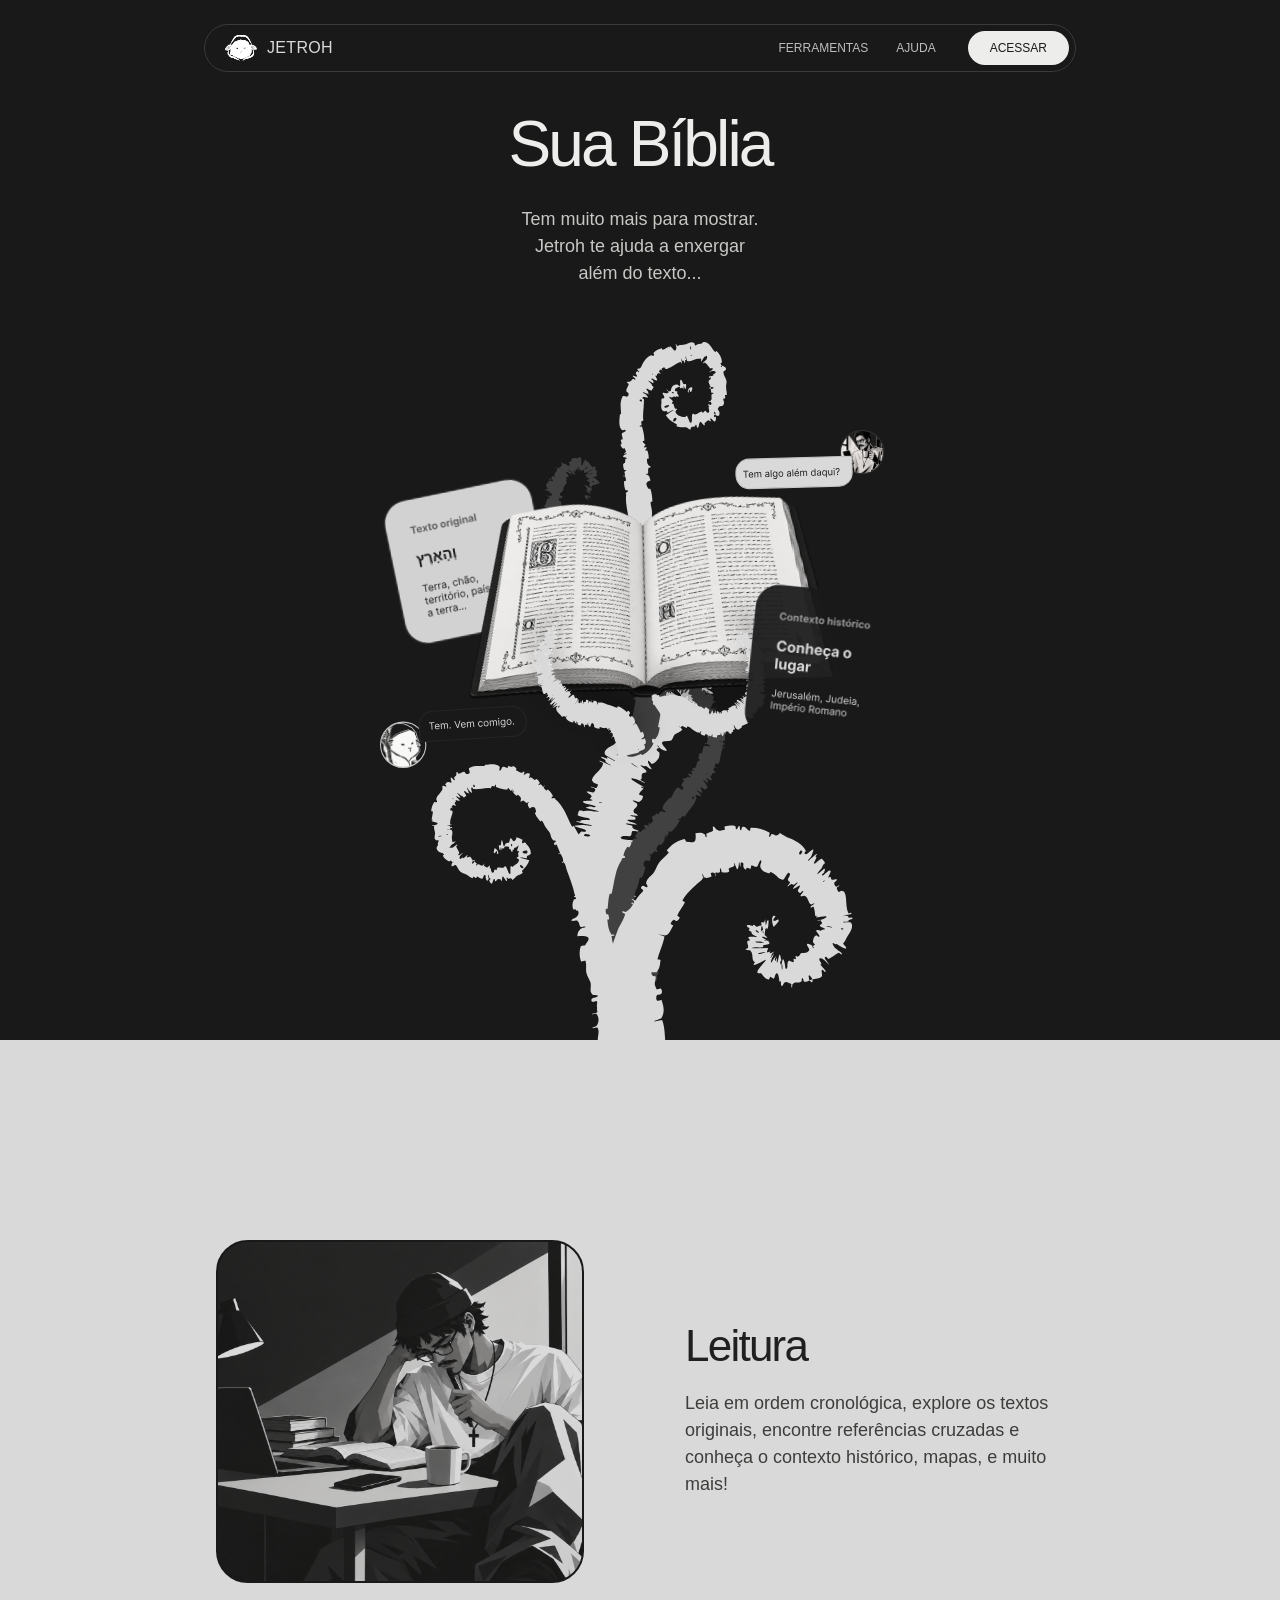
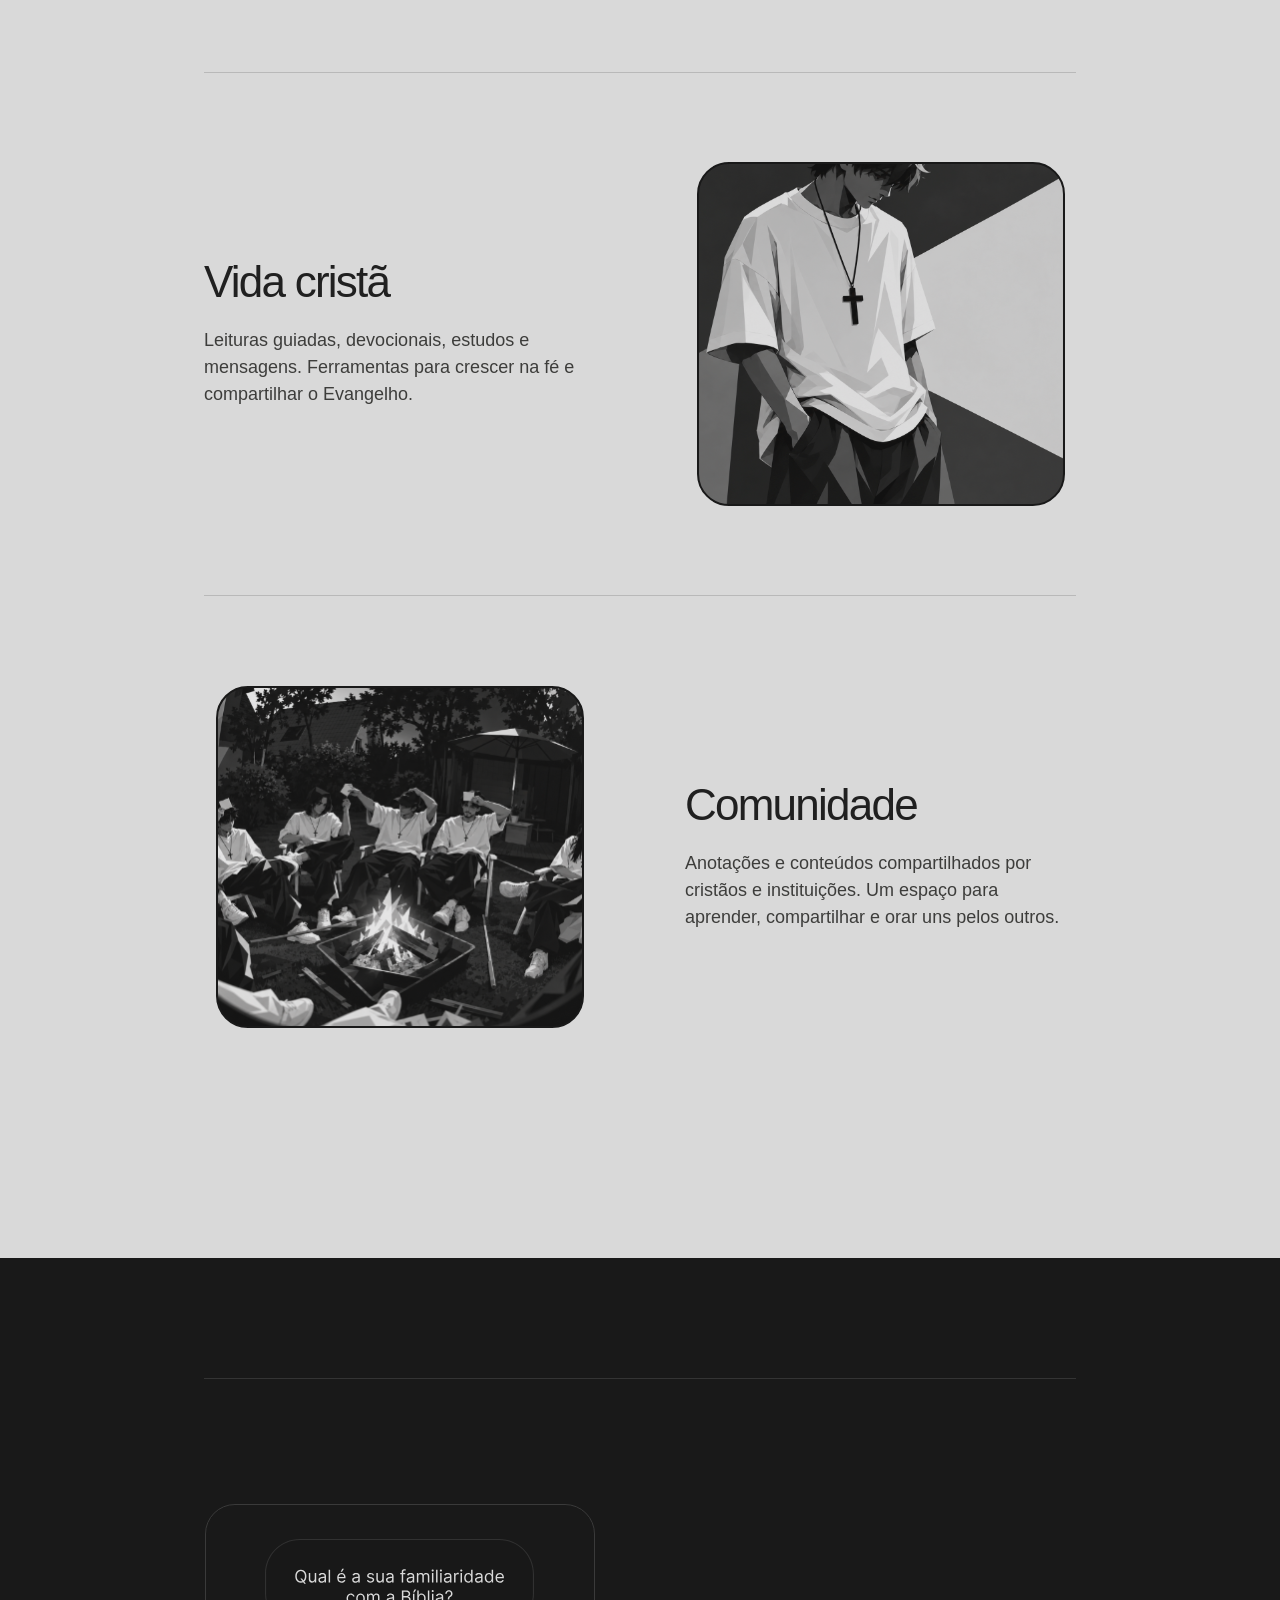
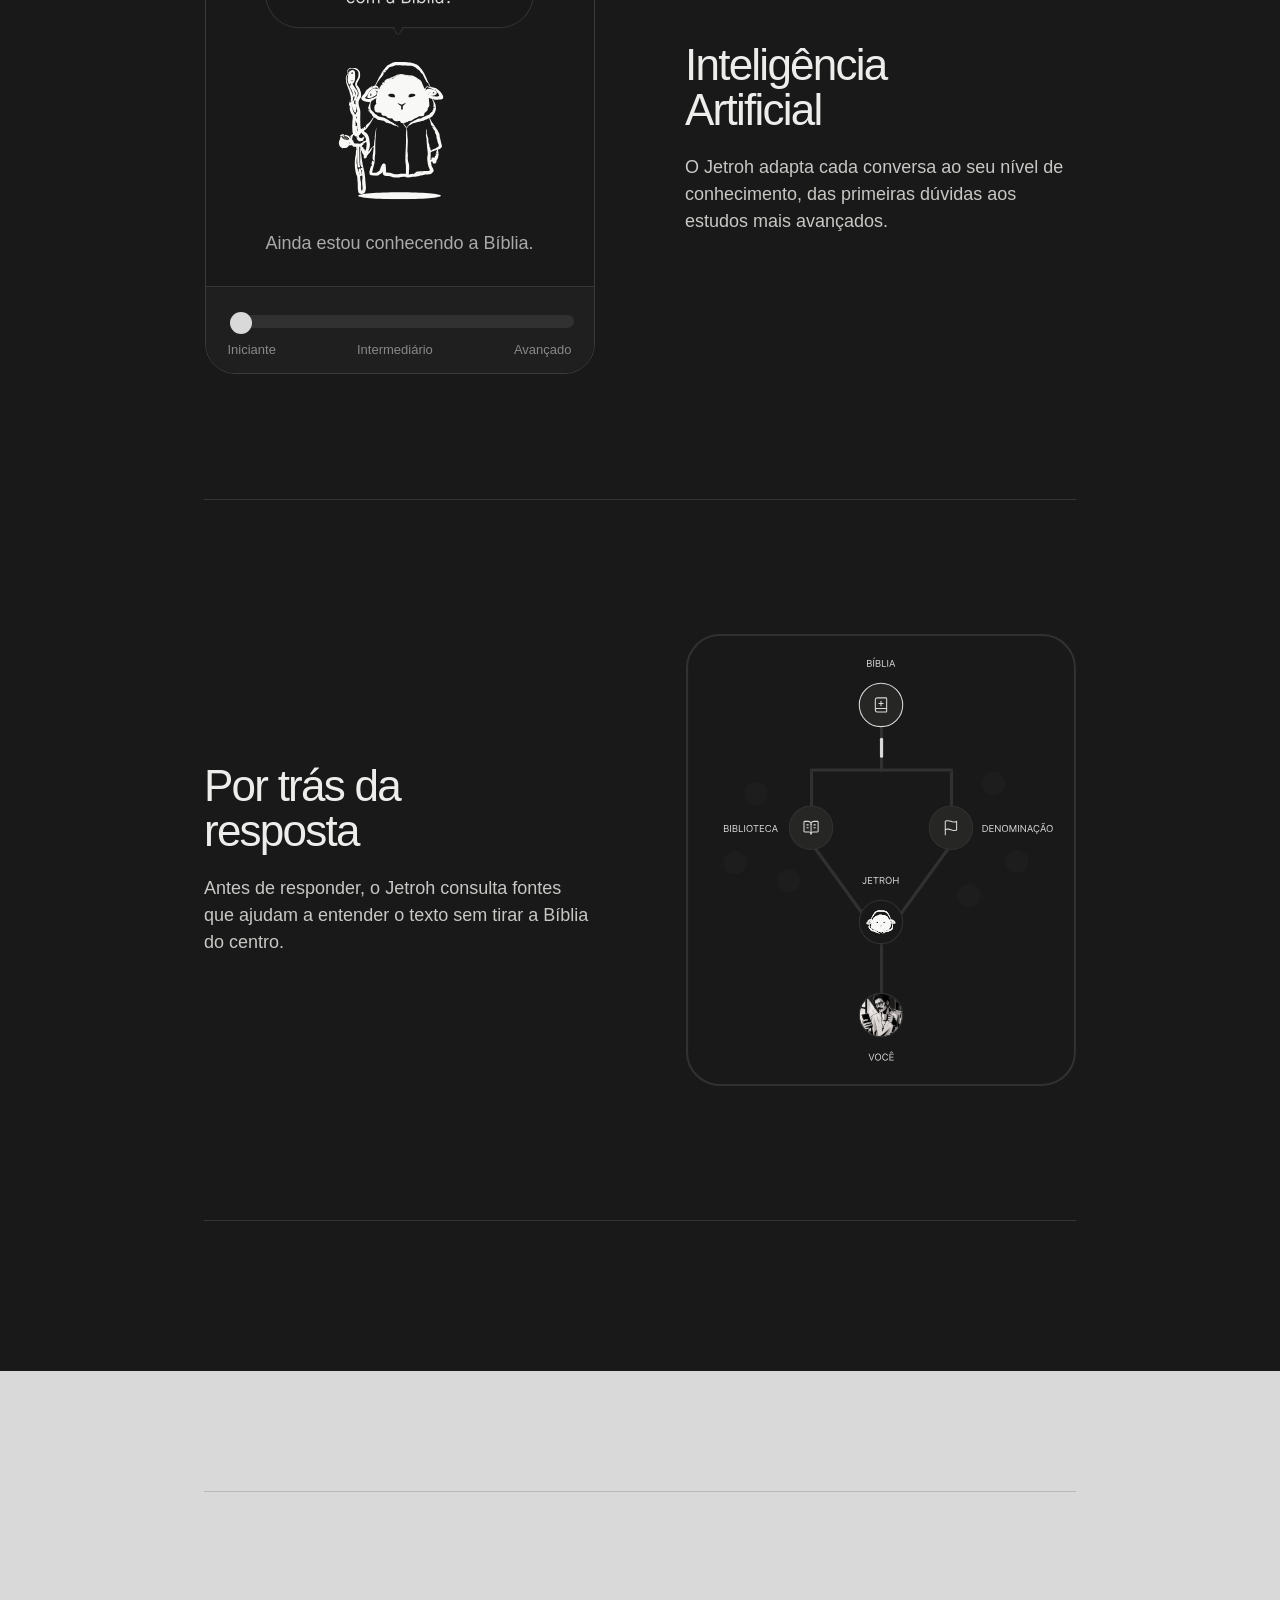
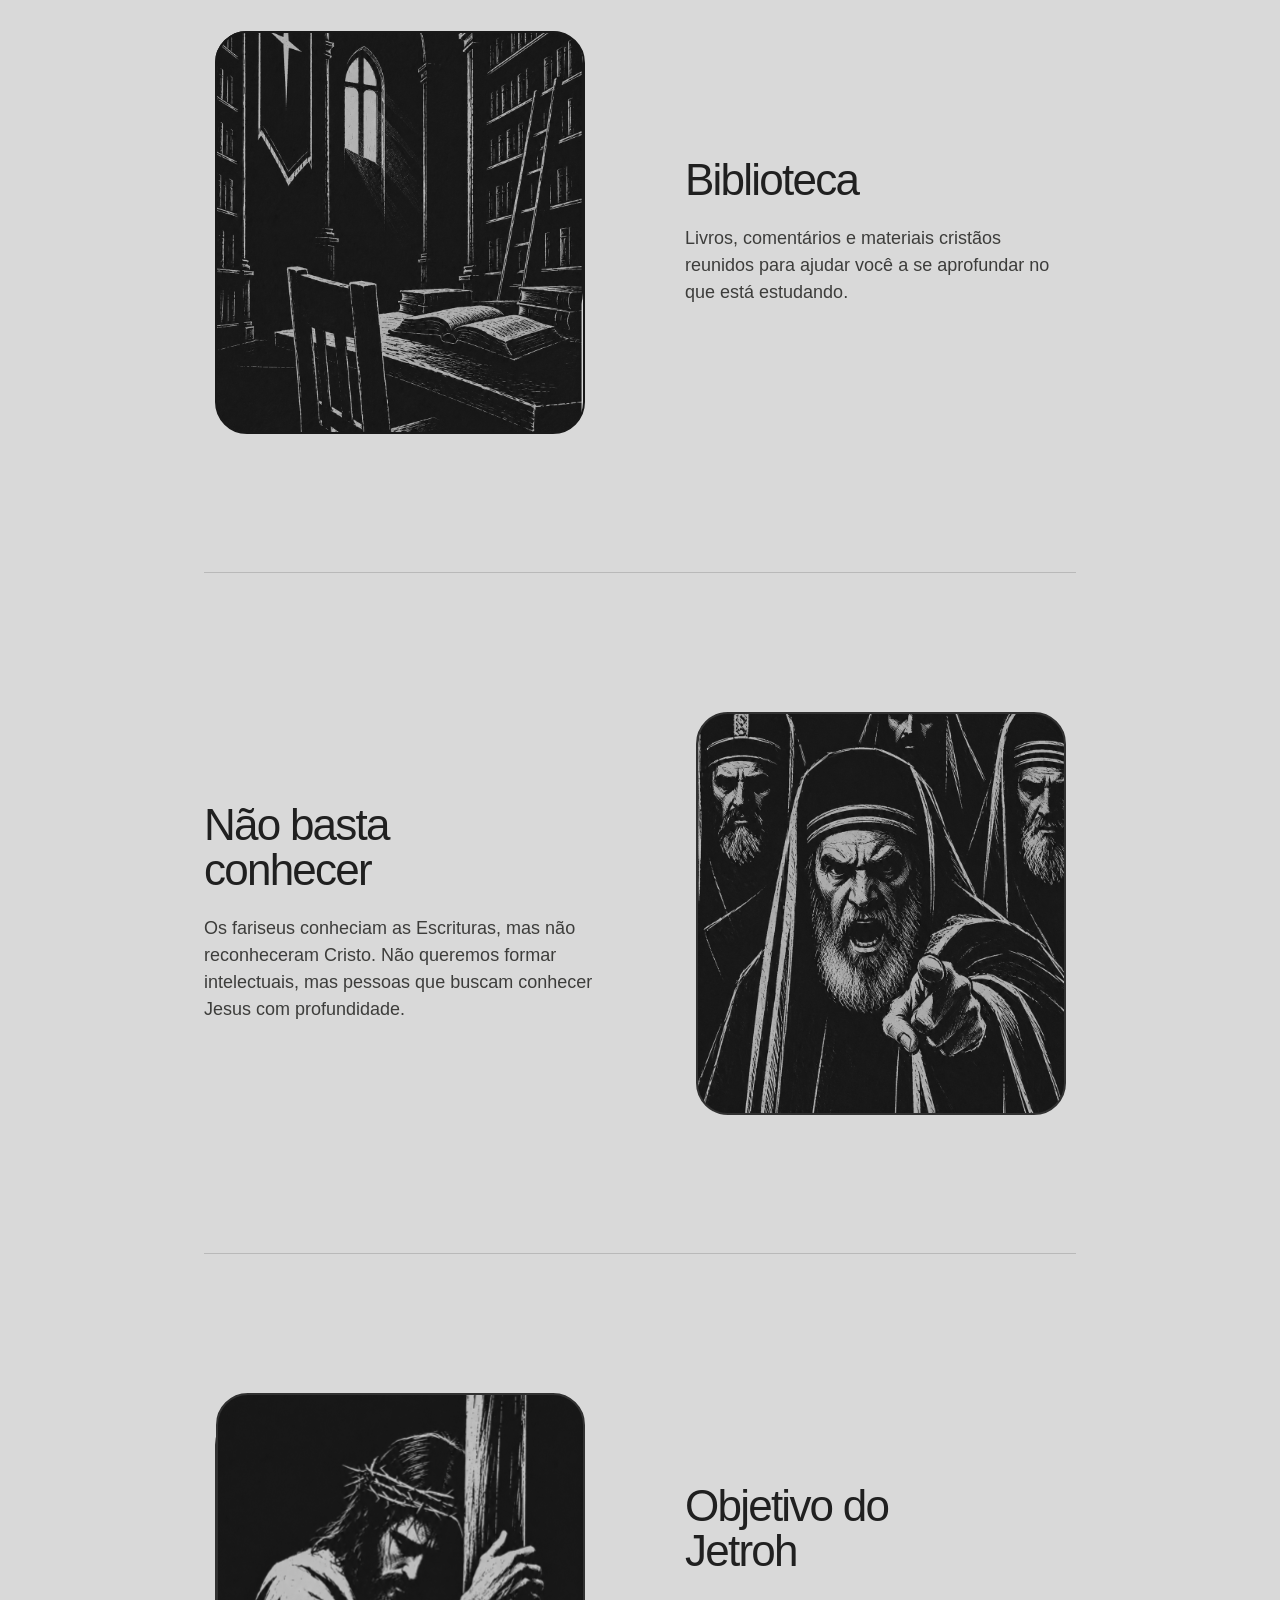
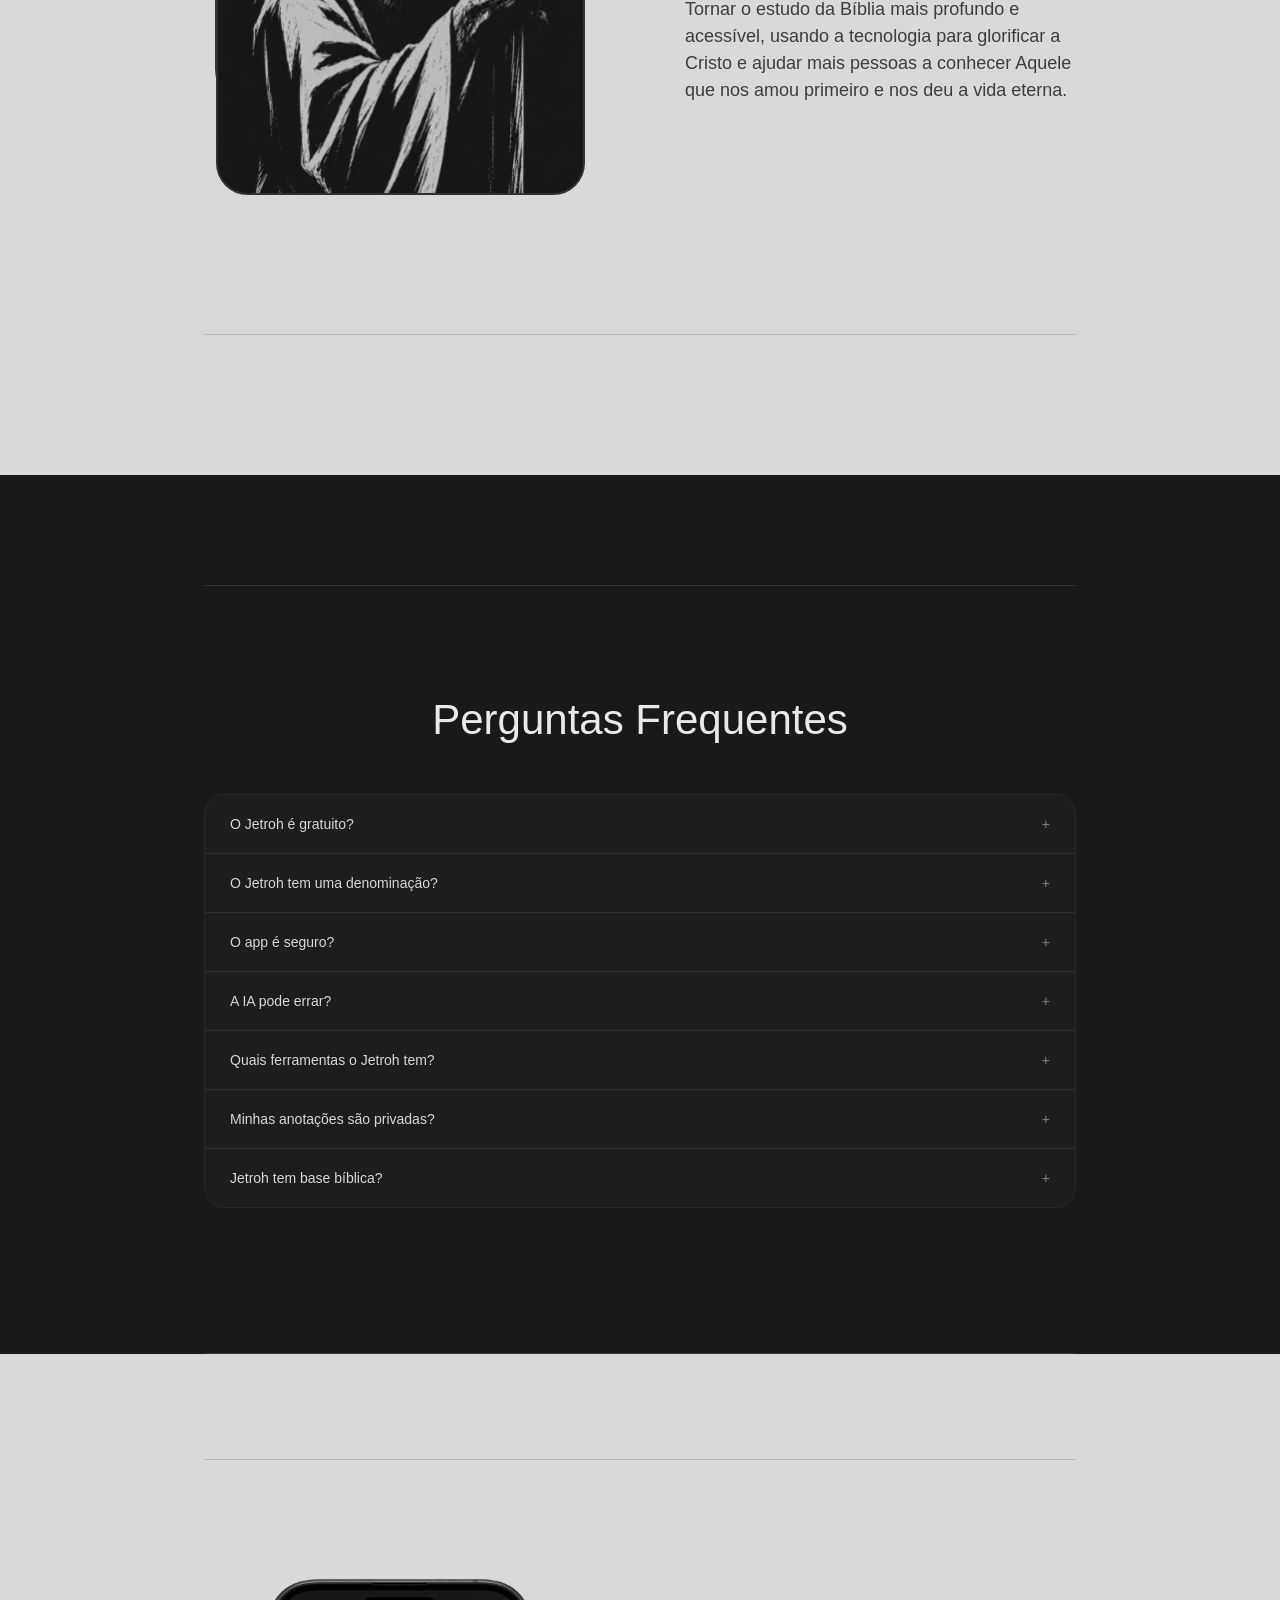
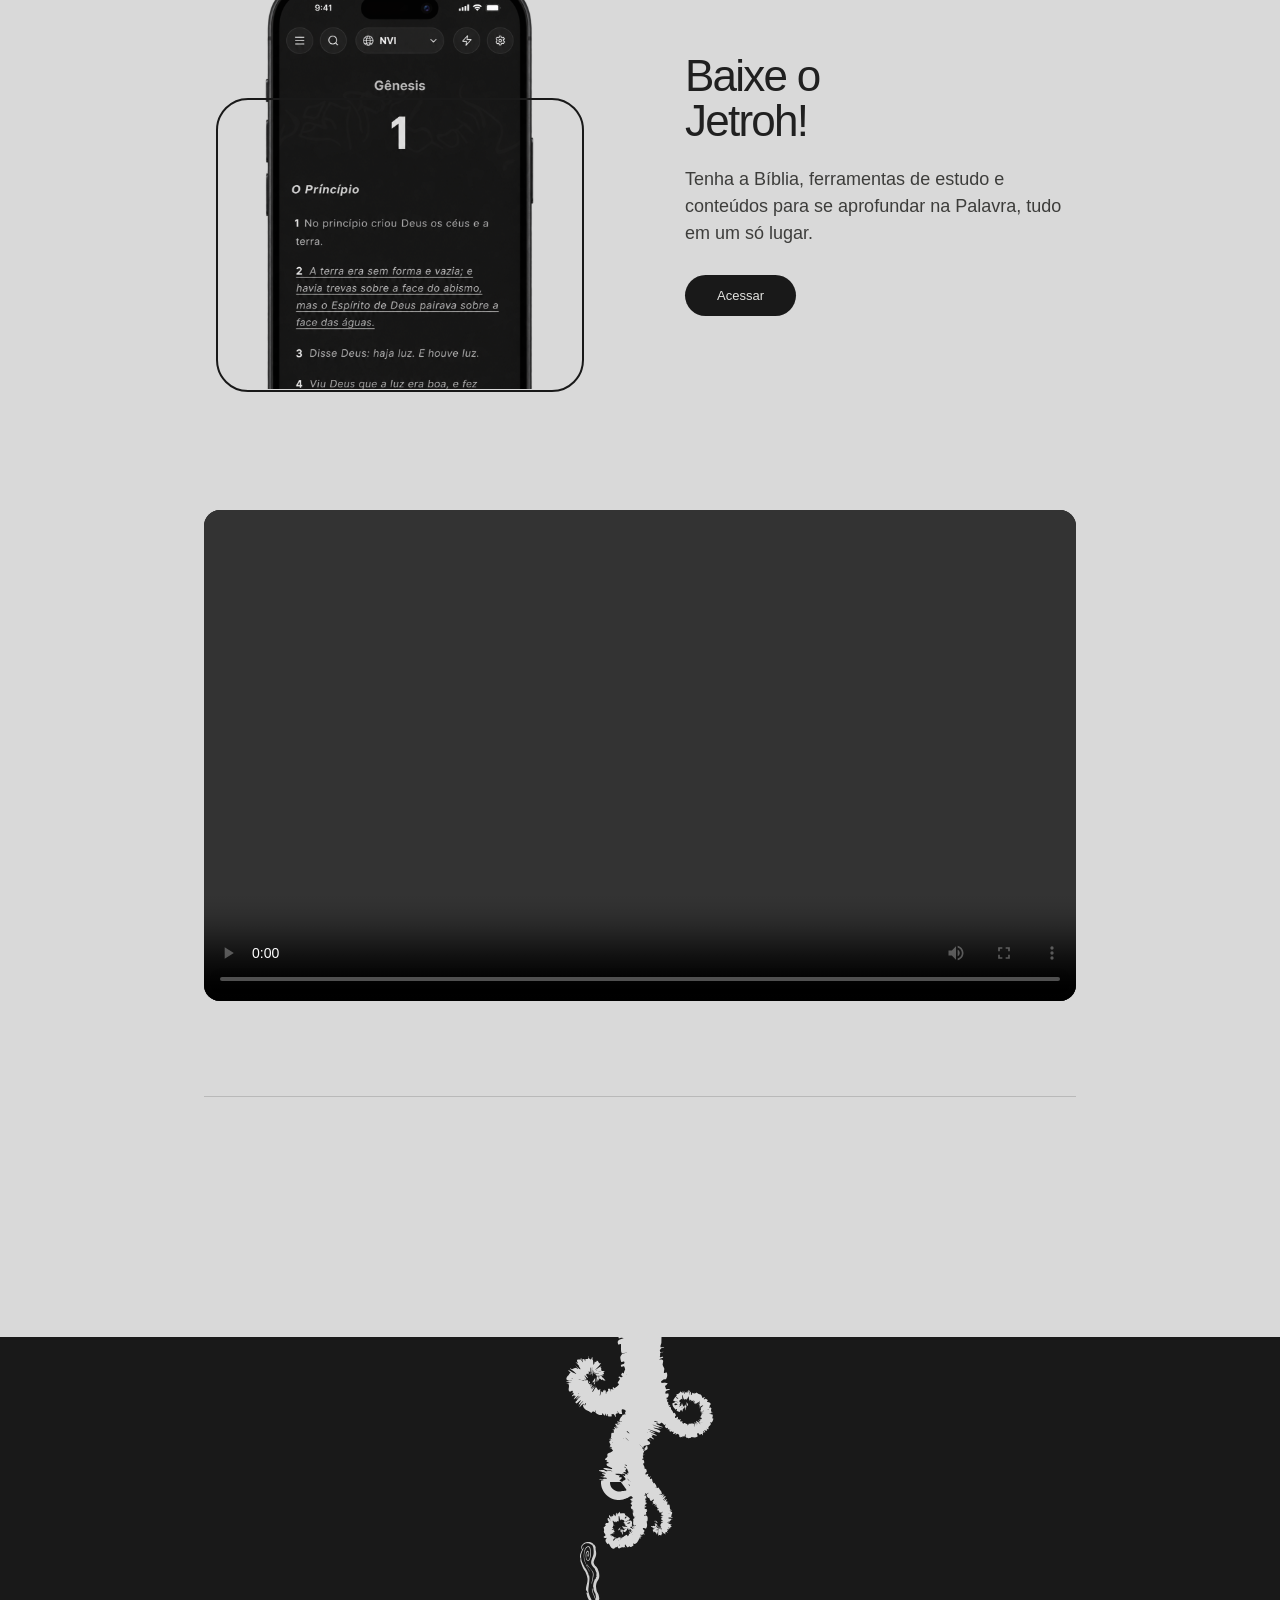
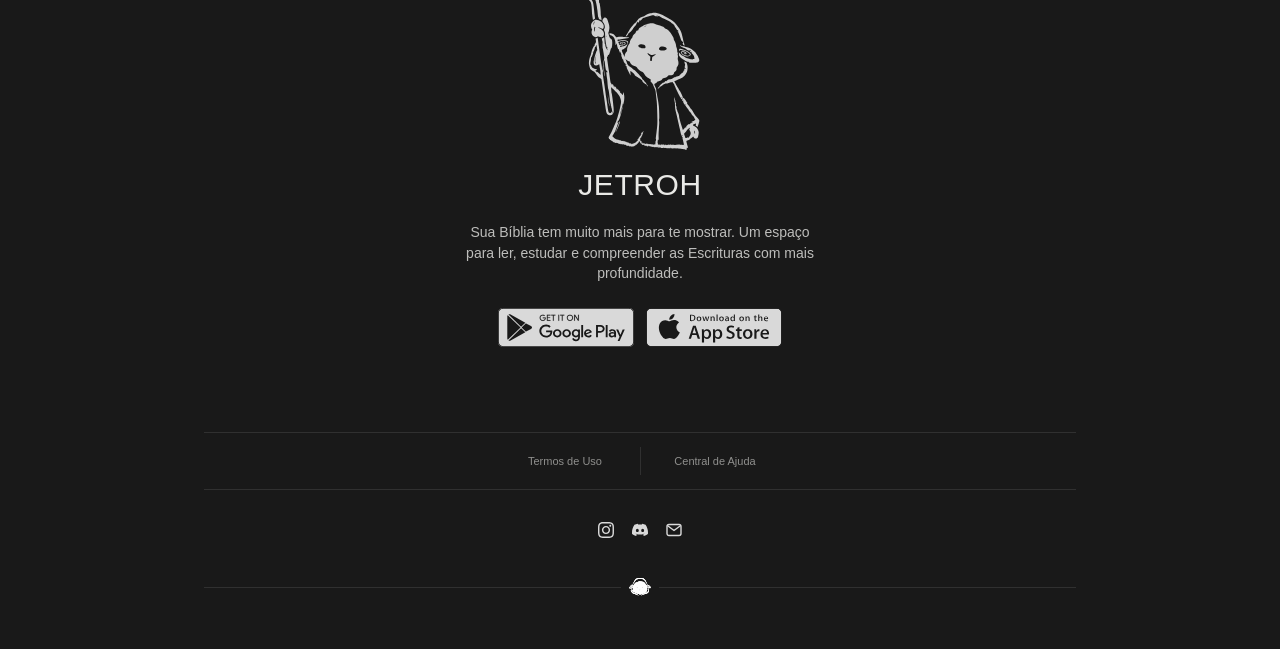
<file: index.html>
<!DOCTYPE html>
<html lang="pt-BR">
<head>
  <meta charset="UTF-8">
  <meta name="viewport" content="width=device-width, initial-scale=1.0">
  <meta name="theme-color" content="#191919">
  <title>Jetroh Bible</title>
  <link rel="icon" type="image/svg+xml" href="assets/section6/logo_jetroh.svg">
  <link rel="stylesheet" href="styles.css">
  
</head>
<body>
  <header class="topbar">
    <a class="brand-mini" href="index.html#inicio" aria-label="Jetroh"><img src="assets/section6/logo_jetroh.svg" alt=""><span>JETROH</span></a>
    <nav class="desktop-nav" aria-label="Navegação principal">
      <a href="#recursos">FERRAMENTAS</a>
      <a href="help.html">AJUDA</a>
      <a href="download.html" class="desktop-access">ACESSAR</a>
    </nav>
    <button class="menu-button" type="button" aria-label="Abrir menu" aria-expanded="false"><span></span><span></span></button>
  </header>
  <nav class="menu-panel" aria-label="Navegação"><a href="#recursos">FERRAMENTAS</a><a href="help.html">AJUDA</a><a href="download.html">ACESSAR</a></nav>

  <main>
    <section class="hero dark-shell" id="inicio">
      <div class="hero-copy">
        <h1 class="hero-title">Sua Bíblia</h1>
        <p class="hero-text">Tem muito mais para mostrar.<br>Jetroh te ajuda a enxergar<br>além do texto...</p>
      </div>
      <div class="hero-art" aria-hidden="true">
        <img class="bible-center" src="assets/section1/bible_center.svg" alt="">
        <img class="hero-card hero-card-1" src="assets/section1/card1.svg" alt="">
        <img class="hero-card hero-card-2" src="assets/section1/card2.svg" alt="">
        <img class="bubble bubble-1" src="assets/section1/balao1.svg" alt="">
        <img class="bubble bubble-2" src="assets/section1/balao2.svg" alt="">
      </div>
    </section>

    <section class="light-shell feature-stack" id="recursos">
      <article class="feature-row">
        <div class="feature-media"><img src="assets/section2/img1.svg" alt="Ilustração de estudo bíblico"></div>
        <div class="feature-copy"><h2>Leitura</h2><p>Leia em ordem cronológica, explore os textos originais, encontre referências cruzadas e conheça o contexto histórico, mapas, e muito mais!</p></div>
      </article>
      <div class="line light-line"></div>
      <article class="feature-row reverse">
        <div class="feature-media"><img src="assets/section2/img2.svg" alt="Ilustração de vida cristã"></div>
        <div class="feature-copy"><h2>Vida cristã</h2><p>Leituras guiadas, devocionais, estudos e mensagens. Ferramentas para crescer na fé e compartilhar o Evangelho.</p></div>
      </article>
      <div class="line light-line"></div>
      <article class="feature-row">
        <div class="feature-media"><img src="assets/section2/img3.svg" alt="Ilustração de comunidade cristã"></div>
        <div class="feature-copy"><h2>Comunidade</h2><p>Anotações e conteúdos compartilhados por cristãos e instituições. Um espaço para aprender, compartilhar e orar uns pelos outros.</p></div>
      </article>
    </section>

    <section class="dark-shell ai-section" id="ia">
      <div class="line dark-line"></div>
      <article class="ai-row">
        <div class="ai-visual level-card">
          <img src="assets/section3/img1.svg" alt="Jetroh perguntando seu nível de familiaridade com a Bíblia">
          <p class="level-message" aria-live="polite">Ainda estou conhecendo a Bíblia.</p>
          <div class="level-control">
            <input id="bible-level" type="range" min="0" max="100" step="1" value="0" aria-label="Familiaridade com a Bíblia">
            <div class="level-labels"><span>Iniciante</span><span>Intermediário</span><span>Avançado</span></div>
          </div>
        </div>
        <div class="section-copy white"><h2>Inteligência<br>Artificial</h2><p>O Jetroh adapta cada conversa ao seu nível de conhecimento, das primeiras dúvidas aos estudos mais avançados.</p></div>
      </article>
      <div class="line dark-line"></div>
      <article class="ai-row reverse">
        <div class="ai-visual"><img src="assets/section3/img2.svg" alt="Fluxo de fontes do Jetroh"></div>
        <div class="section-copy white"><h2>Por trás da<br>resposta</h2><p>Antes de responder, o Jetroh consulta fontes que ajudam a entender o texto sem tirar a Bíblia do centro.</p></div>
      </article>
      <div class="line dark-line"></div>
    </section>

    <section class="light-shell editorial-section" id="biblioteca">
      <div class="line light-line"></div>
      <article class="editorial-row">
        <div class="editorial-media"><img src="assets/section4/img1.svg" alt="Biblioteca"></div>
        <div class="section-copy"><h2>Biblioteca</h2><p>Livros, comentários e materiais cristãos reunidos para ajudar você a se aprofundar no que está estudando.</p></div>
      </article>
      <div class="line light-line"></div>
      <article class="editorial-row reverse">
        <div class="editorial-media"><img src="assets/section4/img2.svg" alt="Fariseus"></div>
        <div class="section-copy"><h2>Não basta<br>conhecer</h2><p>Os fariseus conheciam as Escrituras, mas não reconheceram Cristo. Não queremos formar intelectuais, mas pessoas que buscam conhecer Jesus com profundidade.</p></div>
      </article>
      <div class="line light-line"></div>
      <article class="editorial-row">
        <div class="editorial-media"><img src="assets/section4/img3.svg" alt="Cristo carregando a cruz"></div>
        <div class="section-copy"><h2>Objetivo do<br>Jetroh</h2><p>Tornar o estudo da Bíblia mais profundo e acessível, usando a tecnologia para glorificar a Cristo e ajudar mais pessoas a conhecer Aquele que nos amou primeiro e nos deu a vida eterna.</p></div>
      </article>
      <div class="line light-line"></div>
    </section>

    <section class="dark-shell faq-section" id="faq">
      <div class="line dark-line"></div>
      <h2>Perguntas Frequentes</h2>
      <div class="faq-list">
        <div class="faq-item"><button class="faq-question" type="button" aria-expanded="false">O Jetroh é gratuito?<span>+</span></button><div class="faq-answer"><div><p>Sim. O Jetroh possui acesso gratuito aos seus principais recursos e também oferece recursos adicionais pagos. Manter uma plataforma como o Jetroh envolve custos de desenvolvimento, infraestrutura e tecnologia, por isso alguns recursos fazem parte dos planos pagos. Dentro do app, você poderá ver com clareza o que está incluído gratuitamente e o que faz parte de cada plano.</p></div></div></div>
        <div class="faq-item"><button class="faq-question" type="button" aria-expanded="false">O Jetroh tem uma denominação?<span>+</span></button><div class="faq-answer"><div><p>Não. O Jetroh não pertence nem responde por uma denominação específica. As respostas são construídas a partir da Bíblia, considerando também a tradição cristã que você escolher e os livros e materiais que selecionar para seus estudos. Essas preferências podem ser alteradas quando quiser, mas, independentemente das suas escolhas, a Bíblia permanece no centro e como principal referência do Jetroh.</p></div></div></div>
        <div class="faq-item"><button class="faq-question" type="button" aria-expanded="false">O app é seguro?<span>+</span></button><div class="faq-answer"><div><p>Sim. O Jetroh é desenvolvido pensando na segurança e na privacidade de quem utiliza a plataforma. Buscamos coletar apenas os dados necessários para o funcionamento dos recursos e protegê-los seguindo boas práticas de segurança. Você também poderá consultar de forma clara quais dados são utilizados e como são tratados em nossa Política de Privacidade.</p></div></div></div>
        <div class="faq-item"><button class="faq-question" type="button" aria-expanded="false">A IA pode errar?<span>+</span></button><div class="faq-answer"><div><p>Sim. A inteligência artificial pode interpretar algo de forma incorreta ou apresentar informações imprecisas. Por isso, o Jetroh não foi criado para substituir a leitura da Bíblia, pastores, professores ou a comunhão com a Igreja, mas para auxiliar seus estudos. Sempre, confira as referências apresentadas nas respostas e volte ao próprio texto bíblico.</p></div></div></div>
        <div class="faq-item"><button class="faq-question" type="button" aria-expanded="false">Quais ferramentas o Jetroh tem?<span>+</span></button><div class="faq-answer"><div><p>O Jetroh reúne Bíblia, estudos, devocionais, anotações, conteúdos e ferramentas de evangelismo, além de recursos para explorar personagens, lugares, temas e passagens das Escrituras. Você também pode conversar com o Jetroh para tirar dúvidas, preparar estudos e se aprofundar em diferentes assuntos, reunindo suas ferramentas de estudo em um só lugar.</p></div></div></div>
        <div class="faq-item"><button class="faq-question" type="button" aria-expanded="false">Minhas anotações são privadas?<span>+</span></button><div class="faq-answer"><div><p>Sim. Suas anotações pessoais são privadas e ficam vinculadas à sua conta. Quando houver a opção de compartilhar algum conteúdo com a comunidade, você escolherá o que deseja tornar público. Uma anotação privada não será publicada automaticamente.</p></div></div></div>
        <div class="faq-item"><button class="faq-question" type="button" aria-expanded="false">Jetroh tem base bíblica?<span>+</span></button><div class="faq-answer"><div><p>Sim. O Jetroh utiliza tecnologia, inteligência artificial e ferramentas de terceiros como meios para auxiliar no estudo e no acesso às Escrituras, nunca para ocupar o lugar delas. Na Bíblia vemos recursos e conhecimentos disponíveis sendo utilizados para comunicar e ensinar a verdade: Paulo, por exemplo, utilizou elementos da cultura de Atenas como ponto de partida para anunciar a Deus (Atos 17:22–34), e Filipe partiu do que o eunuco estava lendo para ajudá-lo a compreender as Escrituras (Atos 8:30–35). Entendemos a tecnologia da mesma forma: como uma ferramenta a serviço do ensino, que deve ser examinada com discernimento (1 Tessalonicenses 5:21). O Jetroh pode auxiliar seus estudos, mas não substitui a oração, a comunhão com a Igreja ou sua intimidade pessoal com Deus. A Bíblia permanece no centro; a tecnologia é apenas uma ferramenta.</p></div></div></div>
      </div>
    </section>
    <div class="line dark-line"></div>

    <section class="light-shell download-section" id="download">
      <div class="line light-line"></div>
      <div class="download-wrap">
        <div class="download-visual"><img src="assets/section5/img1.svg" alt="Jetroh no celular"></div>
        <div class="section-copy download-copy"><h2>Baixe o<br>Jetroh!</h2><p>Tenha a Bíblia, ferramentas de estudo e conteúdos para se aprofundar na Palavra, tudo em um só lugar.</p><a href="download.html" class="download-cta">Acessar</a></div>
      </div>
      <div class="download-video-wrap">
        <video class="download-video" controls preload="metadata" playsinline aria-label="Demonstração das funções do Jetroh">
          Seu navegador não suporta reprodução de vídeo.
        </video>
      </div>
      <div class="line light-line"></div>
    </section>
  </main>

  <footer class="dark-shell footer">
    <img class="footer-transition" src="assets/section6/element1.svg" alt="">
    <div class="footer-art"><img src="assets/section6/jetroh.svg" alt=""></div>
    <div class="footer-brand"><span>JETROH</span></div>
    <p>Sua Bíblia tem muito mais para te mostrar. Um espaço para ler, estudar e compreender as Escrituras com mais profundidade.</p>
    <div class="store-buttons">
      <img src="assets/section6/botao_play.svg" alt="Google Play">
      <img src="assets/section6/botao_apple.svg" alt="App Store">
    </div>
    <div class="footer-links"><a href="termos.html">Termos de Uso</a><a href="help.html">Central de Ajuda</a></div>
    <div class="footer-social" aria-label="Redes sociais">
      <a href="https://www.instagram.com/jetroh.bible/" target="_blank" rel="noopener noreferrer" aria-label="Instagram"><img src="assets/section6/insta.svg" alt=""></a>
      <a href="https://discord.gg/aUsStU58s" aria-label="Discord"><img src="assets/section6/discord.svg" alt=""></a>
      <a href="mailto:jetroh.bible@gmail.com" aria-label="E-mail"><img src="assets/section6/email.svg" alt=""></a>
    </div>
    <div class="footer-bottom-mark"><button class="to-top" aria-label="Voltar ao topo"><img src="assets/section6/logo_jetroh.svg" alt=""></button></div>
  </footer>

  <script src="script.js"></script>
</body>
</html>
</file>
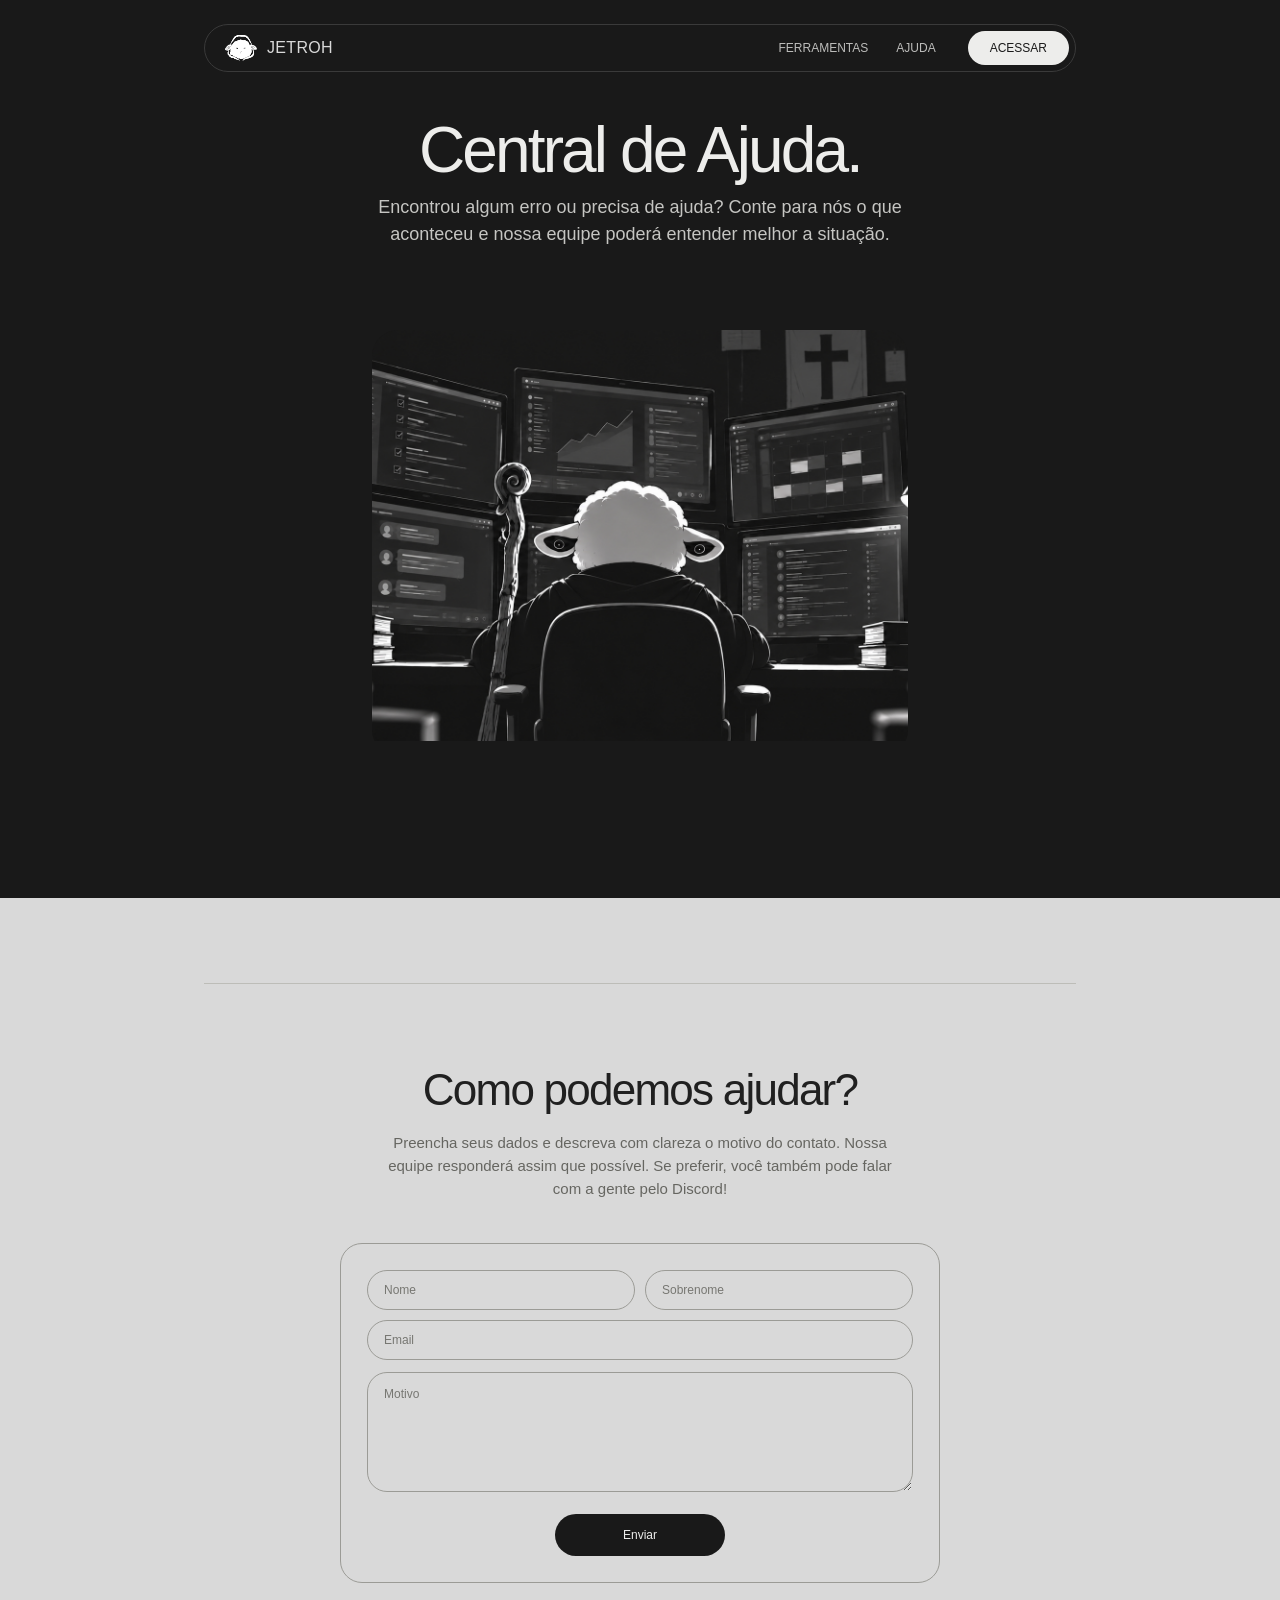
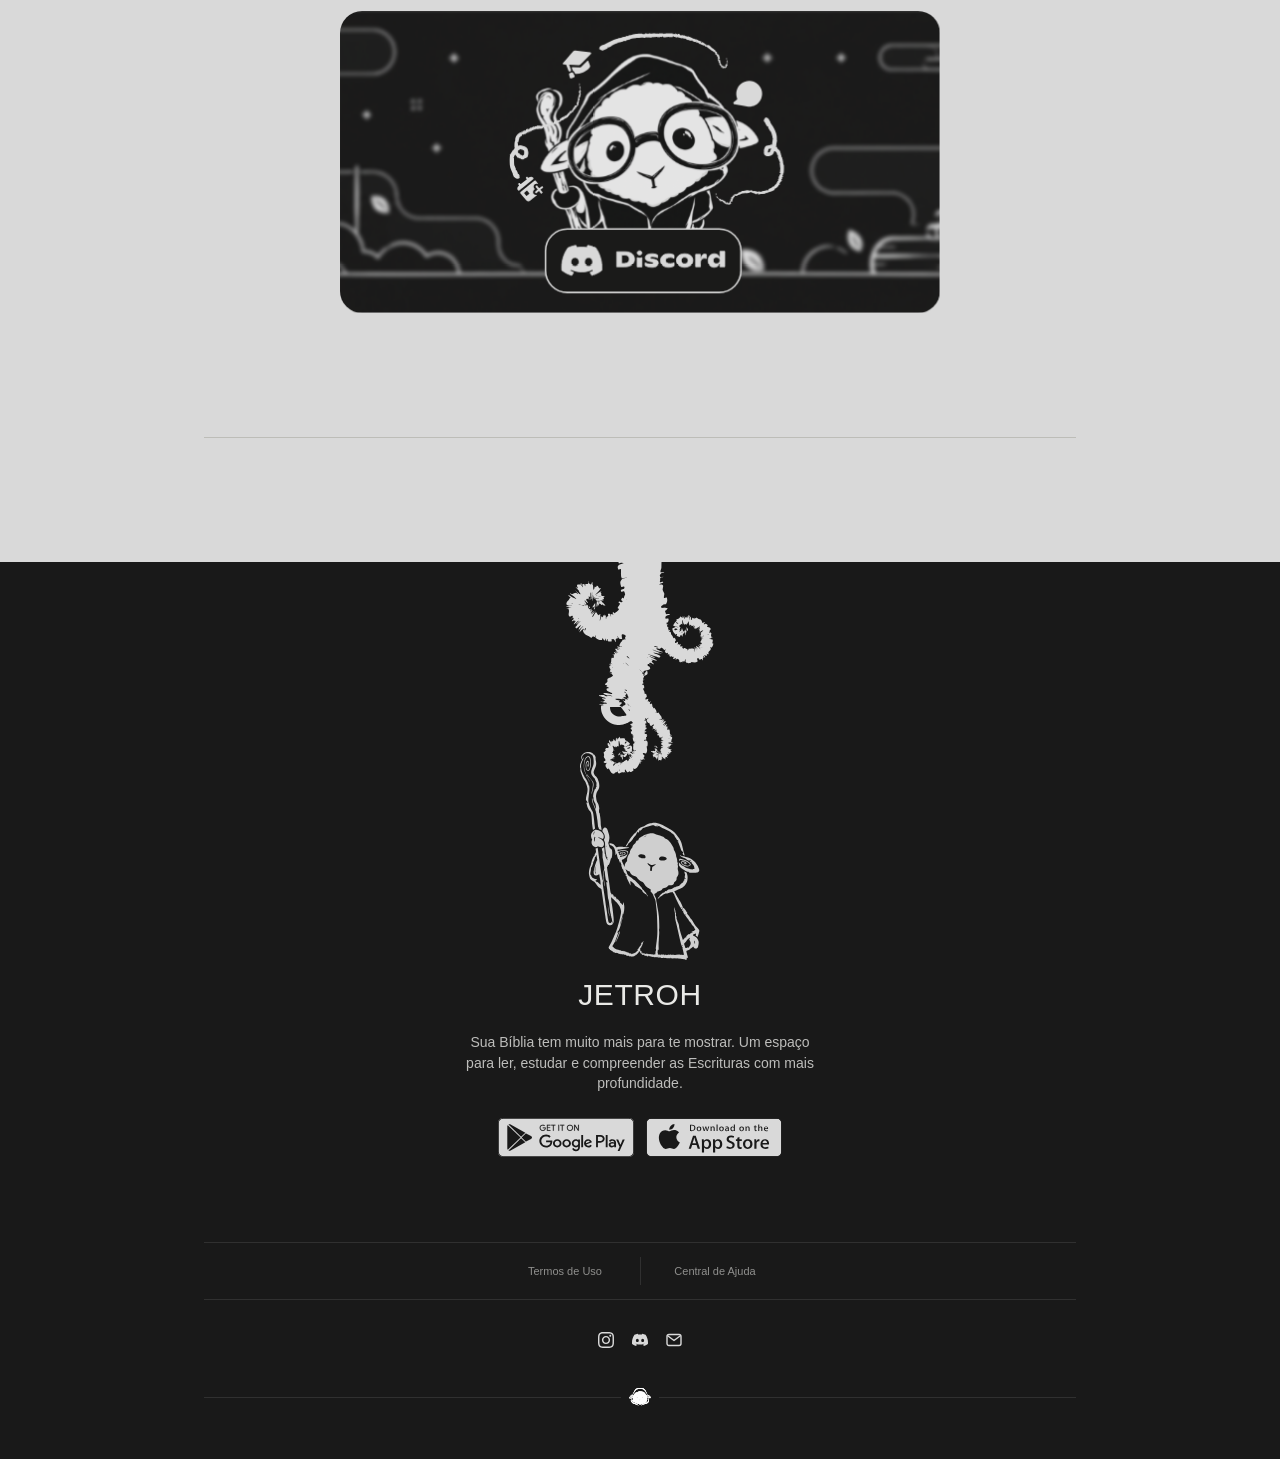
<file: help.html>
<!DOCTYPE html>
<html lang="pt-BR">
<head>
  <meta charset="UTF-8">
  <meta name="viewport" content="width=device-width, initial-scale=1.0">
  <meta name="theme-color" content="#191919">
  <title>Jetroh Bible</title>
  <link rel="icon" type="image/svg+xml" href="assets/section6/logo_jetroh.svg">
  <link rel="stylesheet" href="styles.css">
</head>
<body class="waitlist-page waitlist-v2 help-v2">
  <header class="topbar">
    <a class="brand-mini" href="index.html#inicio" aria-label="Voltar para a página principal do Jetroh"><img src="assets/section6/logo_jetroh.svg" alt=""><span>JETROH</span></a>
    <nav class="desktop-nav" aria-label="Navegação principal">
      <a href="index.html#recursos">FERRAMENTAS</a><a href="help.html">AJUDA</a><a href="download.html" class="desktop-access">ACESSAR</a>
    </nav>
    <button class="menu-button" type="button" aria-label="Abrir menu" aria-expanded="false"><span></span><span></span></button>
  </header>
  <nav class="menu-panel" aria-label="Navegação"><a href="index.html#recursos">FERRAMENTAS</a><a href="help.html">AJUDA</a><a href="download.html">ACESSAR</a></nav>

  <main>
    <section class="wl-hero dark-shell">
      <div class="wl-hero-copy">
        <h1>Central de Ajuda.</h1>
        <p>Encontrou algum erro ou precisa de ajuda? Conte para nós o que aconteceu e nossa equipe poderá entender melhor a situação.</p>
      </div>
      <div class="wl-parallax help-parallax" aria-hidden="true"></div>
    </section>

    <section class="wl-content light-shell help-content">
      <div class="wl-separator"></div>
      <div class="help-form-section">
        <div class="help-form-intro">
          <h2>Como podemos ajudar?</h2>
          <p>Preencha seus dados e descreva com clareza o motivo do contato. Nossa equipe responderá assim que possível. Se preferir, você também pode falar com a gente pelo Discord!</p>
        </div>
        <form class="help-contact-form" action="#" method="post">
          <div class="help-field-row">
            <input type="text" name="nome" placeholder="Nome" autocomplete="given-name" required>
            <input type="text" name="sobrenome" placeholder="Sobrenome" autocomplete="family-name" required>
          </div>
          <input class="help-email" type="email" name="email" placeholder="Email" autocomplete="email" required>
          <textarea name="motivo" placeholder="Motivo" required></textarea>
          <button type="submit">Enviar</button>
        </form>
        <a class="help-discord-banner" href="https://discord.gg/aUsStU58s" target="_blank" rel="noopener noreferrer" aria-label="Entrar no Discord do Jetroh">
          <img src="assets/help/banner-discord.svg" alt="Discord do Jetroh">
        </a>
      </div>
      <div class="wl-separator"></div>
    </section>
  </main>

  <footer class="dark-shell footer">
    <img class="footer-transition" src="assets/section6/element1.svg" alt="">
    <div class="footer-art"><img src="assets/section6/jetroh.svg" alt=""></div>
    <div class="footer-brand"><span>JETROH</span></div>
    <p>Sua Bíblia tem muito mais para te mostrar. Um espaço para ler, estudar e compreender as Escrituras com mais profundidade.</p>
    <div class="store-buttons"><img src="assets/section6/botao_play.svg" alt="Google Play"><img src="assets/section6/botao_apple.svg" alt="App Store"></div>
    <div class="footer-links"><a href="termos.html">Termos de Uso</a><a href="help.html">Central de Ajuda</a></div>
    <div class="footer-social" aria-label="Redes sociais"><a href="https://www.instagram.com/jetroh.bible/" target="_blank" rel="noopener noreferrer" aria-label="Instagram"><img src="assets/section6/insta.svg" alt=""></a><a href="https://discord.gg/aUsStU58s" aria-label="Discord"><img src="assets/section6/discord.svg" alt=""></a><a href="mailto:jetroh.bible@gmail.com" aria-label="E-mail"><img src="assets/section6/email.svg" alt=""></a></div>
    <div class="footer-bottom-mark"><button class="to-top" type="button" aria-label="Voltar ao topo"><img src="assets/section6/logo_jetroh.svg" alt=""></button></div>
  </footer>
  <script src="script.js"></script>
</body>
</html>
</file>
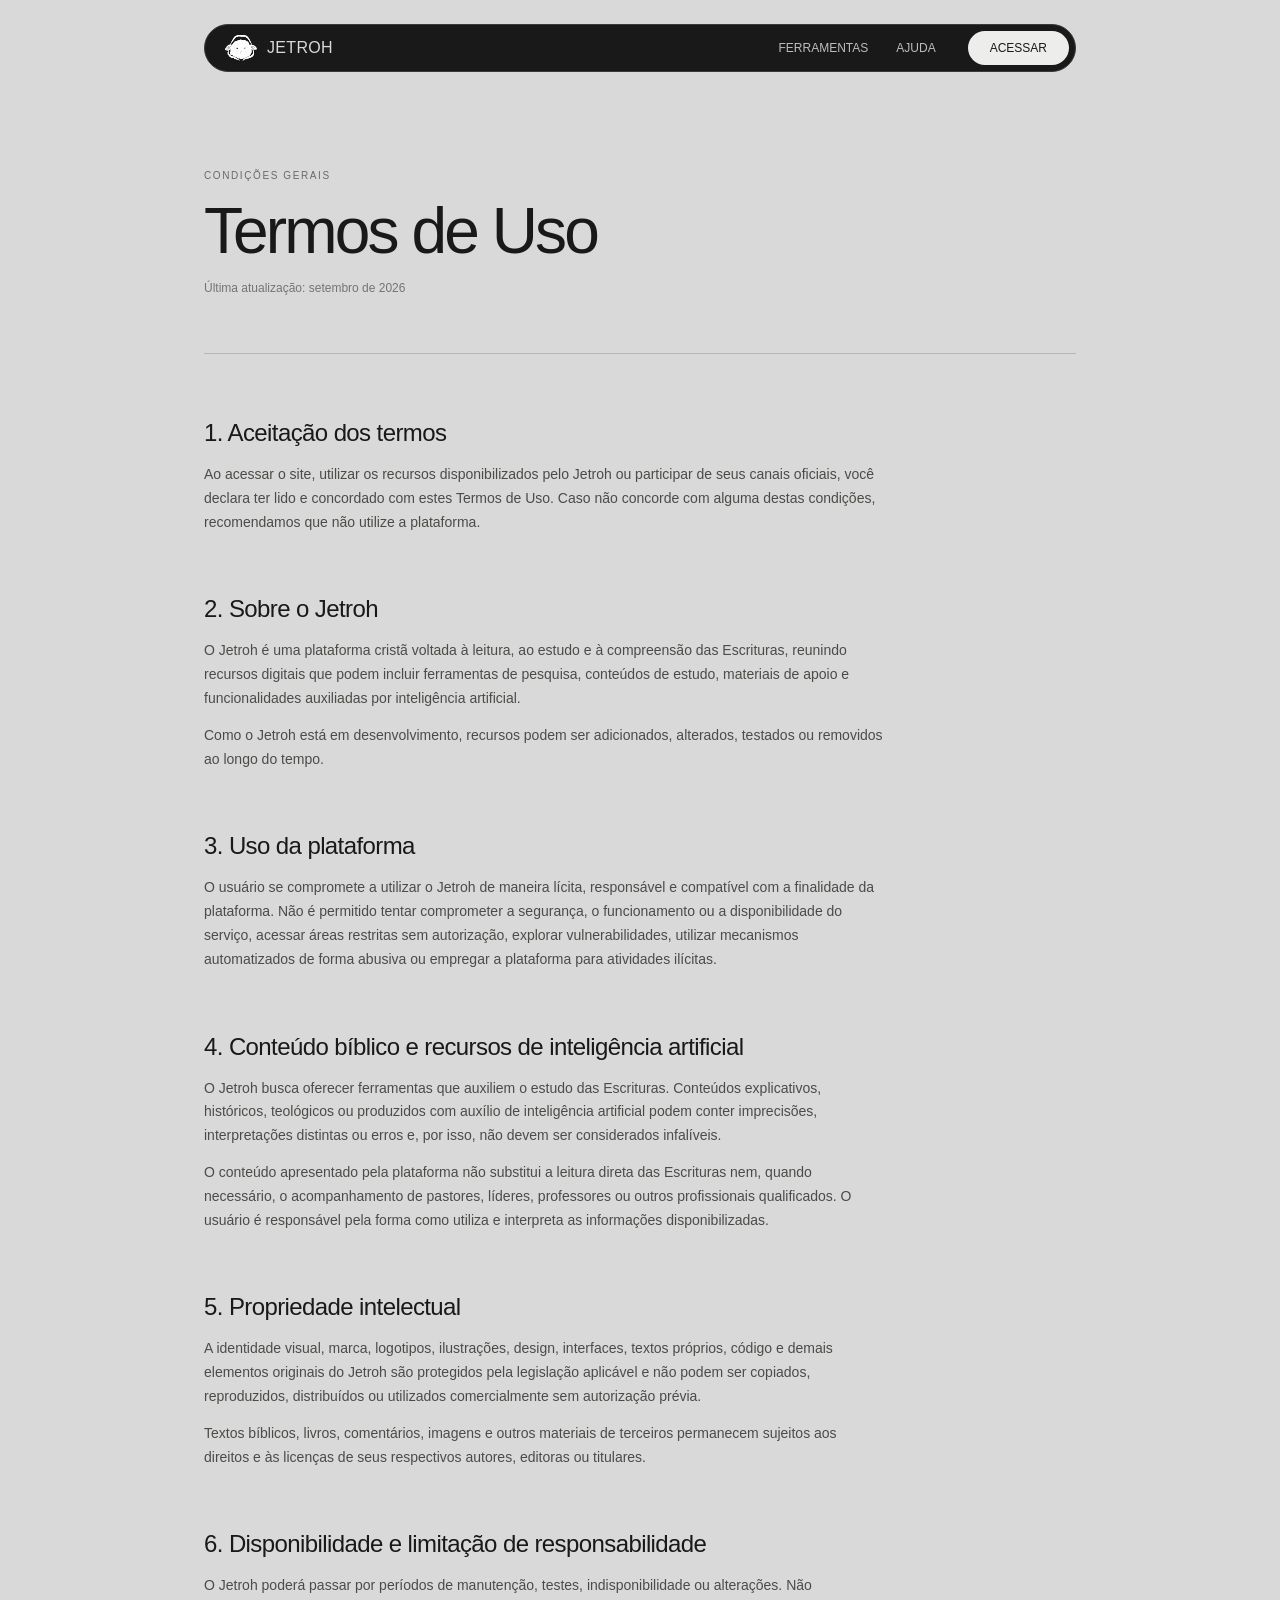
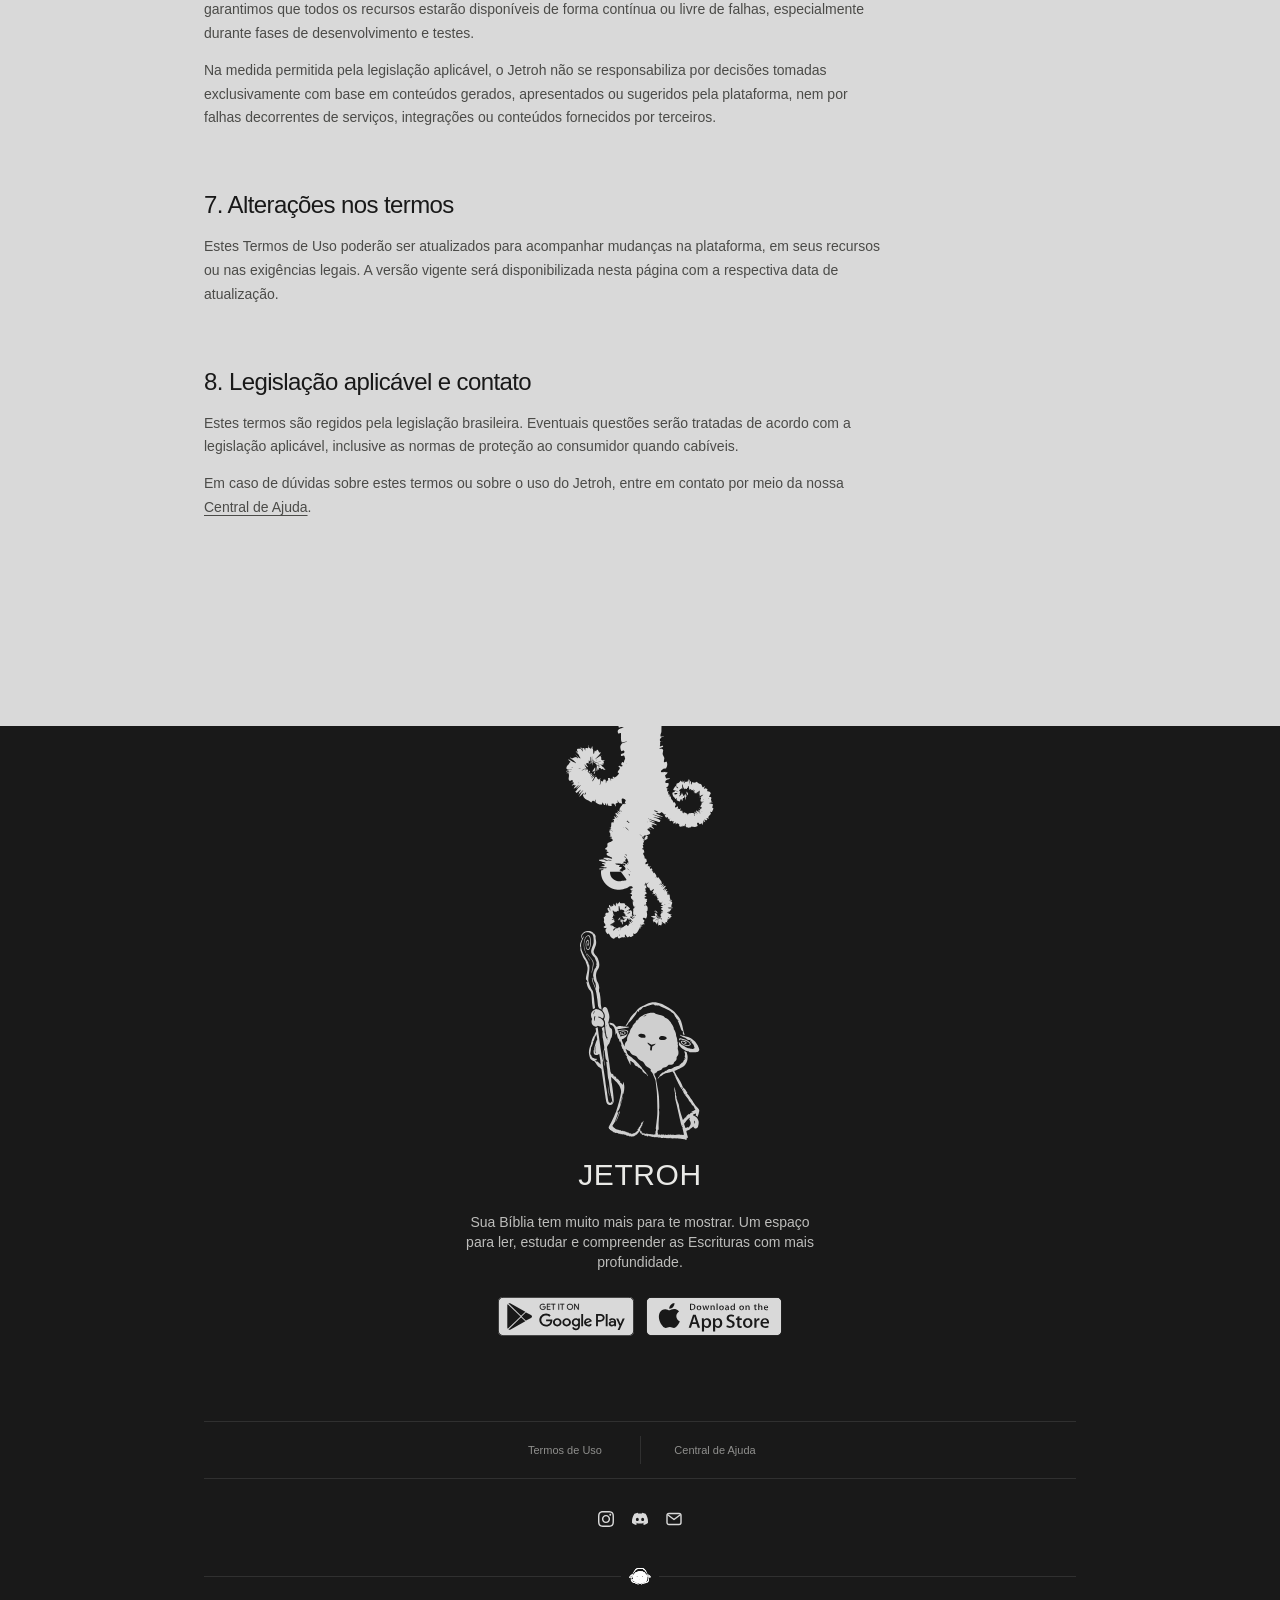
<file: termos.html>
<!DOCTYPE html>
<html lang="pt-BR">
<head>
  <meta charset="UTF-8">
  <meta name="viewport" content="width=device-width, initial-scale=1.0">
  <meta name="theme-color" content="#191919">
  <title>Termos de Uso — Jetroh</title>
  <link rel="icon" type="image/svg+xml" href="assets/section6/logo_jetroh.svg">
  <link rel="stylesheet" href="styles.css">
</head>
<body class="terms-page">
  <header class="topbar">
    <a class="brand-mini" href="index.html#inicio" aria-label="Voltar para a página principal do Jetroh"><img src="assets/section6/logo_jetroh.svg" alt=""><span>JETROH</span></a>
    <nav class="desktop-nav" aria-label="Navegação principal">
      <a href="index.html#recursos">FERRAMENTAS</a><a href="help.html">AJUDA</a><a href="download.html" class="desktop-access">ACESSAR</a>
    </nav>
    <button class="menu-button" type="button" aria-label="Abrir menu" aria-expanded="false"><span></span><span></span></button>
  </header>
  <nav class="menu-panel" aria-label="Navegação"><a href="index.html#recursos">FERRAMENTAS</a><a href="help.html">AJUDA</a><a href="download.html">ACESSAR</a></nav>

  <main class="terms-main light-shell">
    <section class="terms-wrap">
      <div class="terms-heading">
        <span>CONDIÇÕES GERAIS</span>
        <h1>Termos de Uso</h1>
        <p>Última atualização: setembro de 2026</p>
      </div>

      <div class="terms-content">
        <section>
          <h2>1. Aceitação dos termos</h2>
          <p>Ao acessar o site, utilizar os recursos disponibilizados pelo Jetroh ou participar de seus canais oficiais, você declara ter lido e concordado com estes Termos de Uso. Caso não concorde com alguma destas condições, recomendamos que não utilize a plataforma.</p>
        </section>

        <section>
          <h2>2. Sobre o Jetroh</h2>
          <p>O Jetroh é uma plataforma cristã voltada à leitura, ao estudo e à compreensão das Escrituras, reunindo recursos digitais que podem incluir ferramentas de pesquisa, conteúdos de estudo, materiais de apoio e funcionalidades auxiliadas por inteligência artificial.</p>
          <p>Como o Jetroh está em desenvolvimento, recursos podem ser adicionados, alterados, testados ou removidos ao longo do tempo.</p>
        </section>

        <section>
          <h2>3. Uso da plataforma</h2>
          <p>O usuário se compromete a utilizar o Jetroh de maneira lícita, responsável e compatível com a finalidade da plataforma. Não é permitido tentar comprometer a segurança, o funcionamento ou a disponibilidade do serviço, acessar áreas restritas sem autorização, explorar vulnerabilidades, utilizar mecanismos automatizados de forma abusiva ou empregar a plataforma para atividades ilícitas.</p>
        </section>

        <section>
          <h2>4. Conteúdo bíblico e recursos de inteligência artificial</h2>
          <p>O Jetroh busca oferecer ferramentas que auxiliem o estudo das Escrituras. Conteúdos explicativos, históricos, teológicos ou produzidos com auxílio de inteligência artificial podem conter imprecisões, interpretações distintas ou erros e, por isso, não devem ser considerados infalíveis.</p>
          <p>O conteúdo apresentado pela plataforma não substitui a leitura direta das Escrituras nem, quando necessário, o acompanhamento de pastores, líderes, professores ou outros profissionais qualificados. O usuário é responsável pela forma como utiliza e interpreta as informações disponibilizadas.</p>
        </section>

        <section>
          <h2>5. Propriedade intelectual</h2>
          <p>A identidade visual, marca, logotipos, ilustrações, design, interfaces, textos próprios, código e demais elementos originais do Jetroh são protegidos pela legislação aplicável e não podem ser copiados, reproduzidos, distribuídos ou utilizados comercialmente sem autorização prévia.</p>
          <p>Textos bíblicos, livros, comentários, imagens e outros materiais de terceiros permanecem sujeitos aos direitos e às licenças de seus respectivos autores, editoras ou titulares.</p>
        </section>

        <section>
          <h2>6. Disponibilidade e limitação de responsabilidade</h2>
          <p>O Jetroh poderá passar por períodos de manutenção, testes, indisponibilidade ou alterações. Não garantimos que todos os recursos estarão disponíveis de forma contínua ou livre de falhas, especialmente durante fases de desenvolvimento e testes.</p>
          <p>Na medida permitida pela legislação aplicável, o Jetroh não se responsabiliza por decisões tomadas exclusivamente com base em conteúdos gerados, apresentados ou sugeridos pela plataforma, nem por falhas decorrentes de serviços, integrações ou conteúdos fornecidos por terceiros.</p>
        </section>

        <section>
          <h2>7. Alterações nos termos</h2>
          <p>Estes Termos de Uso poderão ser atualizados para acompanhar mudanças na plataforma, em seus recursos ou nas exigências legais. A versão vigente será disponibilizada nesta página com a respectiva data de atualização.</p>
        </section>

        <section>
          <h2>8. Legislação aplicável e contato</h2>
          <p>Estes termos são regidos pela legislação brasileira. Eventuais questões serão tratadas de acordo com a legislação aplicável, inclusive as normas de proteção ao consumidor quando cabíveis.</p>
          <p>Em caso de dúvidas sobre estes termos ou sobre o uso do Jetroh, entre em contato por meio da nossa <a href="help.html">Central de Ajuda</a>.</p>
        </section>
      </div>
    </section>
  </main>

  <footer class="dark-shell footer terms-footer">
    <img class="footer-transition" src="assets/section6/element1.svg" alt="">
    <div class="footer-art"><img src="assets/section6/jetroh.svg" alt=""></div>
    <div class="footer-brand"><span>JETROH</span></div>
    <p>Sua Bíblia tem muito mais para te mostrar. Um espaço para ler, estudar e compreender as Escrituras com mais profundidade.</p>
    <div class="store-buttons"><img src="assets/section6/botao_play.svg" alt="Google Play"><img src="assets/section6/botao_apple.svg" alt="App Store"></div>
    <div class="footer-links"><a href="termos.html">Termos de Uso</a><a href="help.html">Central de Ajuda</a></div>
    <div class="footer-social" aria-label="Redes sociais"><a href="https://www.instagram.com/jetroh.bible/" target="_blank" rel="noopener noreferrer" aria-label="Instagram"><img src="assets/section6/insta.svg" alt=""></a><a href="https://discord.gg/aUsStU58s" aria-label="Discord"><img src="assets/section6/discord.svg" alt=""></a><a href="mailto:jetroh.bible@gmail.com" aria-label="E-mail"><img src="assets/section6/email.svg" alt=""></a></div>
    <div class="footer-bottom-mark"><button class="to-top" type="button" aria-label="Voltar ao topo"><img src="assets/section6/logo_jetroh.svg" alt=""></button></div>
  </footer>
  <script src="script.js"></script>
</body>
</html>
</file>
<file: styles.css>
:root{--dark:#191919;--light:#D9D9D9;--ink:#191919;--muted:#9d9d9a;--line-light:#b9b9b9;--line-dark:#343434;--white:#e9e9e6}
*{box-sizing:border-box}html{scroll-behavior:smooth}body{margin:0;background:var(--dark);color:var(--ink);font-family:Inter,Arial,sans-serif;font-weight:400}a{color:inherit;text-decoration:none}button{font:inherit}.dark-shell{background:var(--dark);color:var(--white)}.light-shell{background:var(--light);color:var(--ink)}
.topbar{height:48px;width:min(872px,78vw);display:flex;align-items:center;justify-content:space-between;padding:0 20px;position:fixed;z-index:50;left:50%;top:24px;transform:translateX(-50%);background:#191919;border:1px solid #3a3a3a;border-radius:999px;color:#d9d9d9}.brand-mini{display:flex;align-items:center;gap:10px;font-family:Arial,sans-serif;font-size:16px;letter-spacing:.02em}.brand-mini img{width:32px;height:auto;filter:brightness(2)}.menu-button{width:32px;height:32px;border:0;background:transparent;display:grid;place-content:center;gap:5px;cursor:pointer}.menu-button span{display:block;width:15px;height:1px;background:#d9d9d9}.menu-panel{display:none;position:absolute;right:0;top:56px;padding:12px;background:#202020;border:1px solid #383838;border-radius:14px;min-width:190px}.menu-panel.open{display:grid}.menu-panel a{padding:9px 12px;font-size:12px;color:#d9d9d9}
.hero{height:1040px;position:relative;overflow:hidden;padding-top:112px}.hero-copy{text-align:center;position:relative;z-index:3}.hero h1{margin:0;font-family:Arial,sans-serif;font-weight:400;font-size:clamp(58px,5.5vw,86px);line-height:.95;letter-spacing:-.055em;color:#ededeb}.hero h1 span{font-size:.45em;line-height:1.5;font-family:Arial,sans-serif;font-weight:400;letter-spacing:0}.hero-art{width:760px;height:790px;margin:48px auto 0;position:relative}.bible-center{position:absolute;left:50%;top:0;transform:translateX(-50%);height:782px;width:auto}.hero-card{position:absolute;width:180px}.hero-card-1{left:78px;top:200px;transform:rotate(-3deg)}.hero-card-2{right:68px;top:220px;transform:rotate(2deg)}.bubble{position:absolute;width:165px}.bubble-1{left:25px;top:410px}.bubble-2{right:10px;top:445px}
.line{height:1px;width:min(872px,78vw);margin:0 auto}.light-line{background:var(--line-light)}.dark-line{background:var(--line-dark)}.feature-stack{padding:110px 0 140px}.feature-row,.ai-row,.editorial-row,.download-wrap{width:min(872px,82vw);margin:0 auto;display:grid;grid-template-columns:1fr 1fr;align-items:center;gap:90px}.feature-row{min-height:522px}.feature-row.reverse .feature-media,.ai-row.reverse .ai-visual,.editorial-row.reverse .editorial-media{order:2}.feature-row.reverse .feature-copy,.ai-row.reverse .section-copy,.editorial-row.reverse .section-copy{order:1}.feature-media img{width:100%;max-width:368px;display:block;margin:auto}.feature-copy h2,.section-copy h2{font-family:Arial,sans-serif;font-weight:400;font-size:44px;line-height:1.02;letter-spacing:-.04em;margin:0 0 22px;color:#202020}.feature-copy p,.section-copy p{font-size:18px;line-height:1.5;margin:0;max-width:390px;color:#3d3d3b}.ai-section{padding:120px 0 150px}.ai-row{min-height:720px}.section-copy.white h2{color:#ededeb}.section-copy.white p{color:#c7c7c4}.ai-visual img{display:block;width:100%;max-width:310px;margin:auto}.level-card{border:1px solid #3a3a3a;border-radius:30px;overflow:hidden;max-width:390px;margin:auto;padding-top:34px}.level-card>img{max-width:270px}.level-message{height:86px;margin:0!important;padding:18px 30px;display:grid;place-items:center;text-align:center;color:#aaa!important;font-size:18px!important;line-height:1.25!important}.level-control{border-top:1px solid #373737;padding:26px 22px 20px}.level-control input{width:100%;accent-color:#d9d9d9;cursor:pointer}.level-labels{display:flex;justify-content:space-between;margin-top:10px;color:#888;font-size:11px}.editorial-section{padding:120px 0 140px}.editorial-row{min-height:680px}.editorial-media img{display:block;width:100%;max-width:370px;margin:auto}.faq-section{padding:110px 0 145px}.faq-section>h2{font-family:Arial,sans-serif;font-weight:400;font-size:42px;text-align:center;margin:110px 0 50px}.faq-list{width:min(872px,82vw);margin:auto;border:1px solid #292929;border-radius:20px;overflow:hidden;background:#1d1d1d}.faq-list details{border-bottom:1px solid #303030}.faq-list details:last-child{border-bottom:0}.faq-list summary{list-style:none;cursor:pointer;padding:21px 25px;color:#d8d8d5;font-size:14px;display:flex;justify-content:space-between}.faq-list summary::-webkit-details-marker{display:none}.faq-list summary span{color:#818181}.faq-list p{margin:0;padding:0 60px 22px 25px;color:#9c9c9a;font-size:13px;line-height:1.55}.download-section{padding:105px 0 240px}.download-wrap{min-height:650px}.download-visual img{display:block;width:100%;max-width:368px;margin:auto}.download-copy .download-cta{display:inline-flex;margin-top:28px;background:#191919;color:#e2e2df;border-radius:999px;padding:13px 32px;font-size:13px}.footer{min-height:850px;text-align:center;padding:205px 0 45px;position:relative;overflow:hidden}.footer-transition{position:absolute;top:-155px;left:50%;transform:translateX(-50%);width:150px;height:auto}.footer-art img{width:120px;height:auto;opacity:.95}.footer-brand{margin:12px auto 0;display:flex;flex-direction:column;gap:8px;align-items:center;font-family:Arial,sans-serif;font-size:30px;letter-spacing:.02em}.footer-brand img{width:24px;filter:brightness(3)}.footer>p{width:min(370px,78vw);margin:20px auto 25px;font-size:14px;line-height:1.45;color:#bdbdbb}.store-buttons{display:flex;justify-content:center;align-items:center;gap:12px}.store-buttons img{display:block;height:39px;width:auto}.footer-links{width:min(872px,82vw);border-top:1px solid #303030;border-bottom:1px solid #303030;margin:85px auto 0;padding:22px 0;display:flex;justify-content:center;gap:80px;color:#8f8f8d;font-size:11px}.to-top{margin-top:28px;border:0;background:transparent;color:#f1f1ee;font-size:20px;cursor:pointer}
@media(max-width:700px){.topbar{top:18px;height:48px;width:74vw;padding:0 16px}.brand-mini{font-size:14px}.brand-mini img{width:21px}.hero{height:790px;padding-top:110px}.hero h1{font-size:48px;line-height:.96}.hero h1 span{font-size:.46em}.hero-art{width:100%;height:610px;margin-top:38px}.bible-center{height:500px;top:0}.hero-card{width:112px}.hero-card-1{left:9%;top:150px}.hero-card-2{right:7%;top:185px}.bubble{width:112px}.bubble-1{left:8%;top:305px}.bubble-2{right:5%;top:335px}.line{width:86vw}.feature-stack{padding:55px 0 50px}.feature-row,.ai-row,.editorial-row,.download-wrap{width:74vw;grid-template-columns:1fr;gap:24px}.feature-row{min-height:500px;padding:42px 0;align-content:center}.feature-row.reverse .feature-media,.ai-row.reverse .ai-visual,.editorial-row.reverse .editorial-media{order:2}.feature-row.reverse .feature-copy,.ai-row.reverse .section-copy,.editorial-row.reverse .section-copy{order:1}.feature-media img{max-width:100%}.feature-copy h2,.section-copy h2{font-size:36px;margin-bottom:14px}.feature-copy p,.section-copy p{font-size:16px;line-height:1.42;max-width:none}.ai-section{padding:55px 0}.ai-row{min-height:610px;padding:40px 0;align-content:center}.ai-row .ai-visual{order:2}.ai-row .section-copy{order:1}.ai-visual img{max-width:100%}.level-card{width:100%;border-radius:24px;padding-top:24px}.level-card>img{max-width:250px}.level-message{height:88px;font-size:17px!important}.level-control{padding:22px 16px 18px}.editorial-section{padding:50px 0 55px}.editorial-row{min-height:590px;padding:45px 0;align-content:center}.editorial-row .editorial-media{order:2}.editorial-row .section-copy{order:1}.editorial-media img{max-width:100%}.faq-section{padding:55px 0 70px}.faq-section>h2{font-size:30px;margin:58px 0 28px}.faq-list{width:74vw;border-radius:13px}.faq-list summary{padding:15px 13px;font-size:11px}.faq-list p{padding:0 32px 15px 13px;font-size:11px}.download-section{padding:48px 0 180px}.download-wrap{min-height:560px;padding:42px 0;align-content:center}.download-visual{order:2}.download-copy{order:1}.download-copy .download-cta{display:none}.footer{min-height:650px;padding-top:150px}.footer-transition{top:-115px;width:105px}.footer-art img{width:78px}.footer-brand{font-size:26px}.footer-brand img{width:20px}.footer>p{font-size:13px;width:58vw}.store-buttons img{height:31px}.footer-links{margin-top:55px;width:74vw;gap:35px;font-size:9px}.to-top{margin-top:22px}}

/* Refinos aprovados — hero, seletor de familiaridade e rodapé */
.hero h1{
  display:flex;
  flex-direction:column;
  align-items:center;
  gap:24px;
  font-family:Arial,sans-serif;
  font-weight:400;
  line-height:1;
  letter-spacing:-.045em;
}
.hero-title{
  display:block;
  font-size:clamp(58px,5vw,78px);
  color:#ededeb;
}
.hero-subtitle{
  display:block;
  font-size:clamp(25px,2.25vw,34px);
  line-height:1.18;
  letter-spacing:-.02em;
  color:#ededeb;
}
.hero-art{isolation:isolate}
.bible-center{z-index:2}
.hero-card-1{
  z-index:1;
  left:calc(50% - 255px);
  top:145px;
  width:168px;
  transform:rotate(-5deg);
}
.hero-card-2{
  z-index:3;
  right:auto;
  left:calc(50% + 105px);
  top:250px;
  width:160px;
  transform:rotate(2deg);
}
.bubble{z-index:4}
.bubble-1{
  left:calc(50% + 95px);
  top:95px;
  width:150px;
}
.bubble-2{
  right:auto;
  left:calc(50% - 260px);
  top:370px;
  width:148px;
}

.level-card{
  width:390px;
  height:470px;
  max-width:100%;
  display:flex;
  flex-direction:column;
  padding-top:34px;
}
.level-card>img{
  width:270px;
  height:261px;
  max-width:100%;
  object-fit:contain;
  flex:0 0 261px;
}
.level-message{
  box-sizing:border-box;
  width:100%;
  height:86px;
  min-height:86px;
  max-height:86px;
  flex:0 0 86px;
  overflow:hidden;
}
.level-control{
  height:88px;
  min-height:88px;
  margin-top:auto;
  flex:0 0 88px;
  background-color:#1F1F1F;
}

.footer{
  padding-top:205px;
}
.footer-transition{
    top: -22px;
    width: 148px;
    z-index: 2;
}
.footer-art{
  position:relative;
  z-index:3;
}
.footer-brand{
  margin-top:14px;
  display:block;
}
.footer-brand span{
  display:block;
}

.footer-social{
  width:min(872px,82vw);
  margin:0 auto;
  padding:30px 0 12px;
  display:flex;
  align-items:center;
  justify-content:center;
  gap:14px;
}
.footer-social a{
  display:grid;
  place-items:center;
  width:20px;
  height:20px;
}
.footer-social img{
  display:block;
  max-width:18px;
  max-height:18px;
  width:auto;
  height:auto;
}

.footer-bottom-mark{
  width:min(872px,82vw);
  height:34px;
  margin:18px auto 0;
  position:relative;
  display:flex;
  align-items:center;
  justify-content:center;
}
.footer-bottom-mark::before{
  content:"";
  position:absolute;
  left:0;
  right:0;
  top:50%;
  height:1px;
  background:#303030;
}
.to-top{
  position:relative;
  z-index:2;
  margin:0;
  width:38px;
  height:30px;
  display:grid;
  place-items:center;
  border:0;
  background:#191919;
  padding:0 8px;
}
.to-top img{
  display:block;
  width:22px;
  height:auto;
  filter:brightness(3);
}

@media(max-width:700px){
  .hero h1{gap:14px}
  .hero-title{font-size:48px}
  .hero-subtitle{font-size:23px;line-height:1.22}
  .hero-card-1{left:calc(50% - 185px);top:108px;width:116px}
  .hero-card-2{left:calc(50% + 68px);top:185px;width:112px}
  .bubble-1{left:calc(50% + 52px);top:78px;width:106px}
  .bubble-2{left:calc(50% - 185px);top:300px;width:104px}
  .level-card{height:430px;padding-top:24px}
  .level-card>img{width:250px;height:240px;flex-basis:240px}
  .level-message{height:82px;min-height:82px;max-height:82px;flex-basis:82px}
  .level-control{height:84px;min-height:84px;flex-basis:84px;}
  .footer-transition{top:-18px;width:110px}
  .footer-bottom-mark{width:74vw;margin-top:16px}
}


/* Ajustes v4 — hero com título + parágrafo e microanimações contínuas */
.hero-copy{
  display:flex;
  flex-direction:column;
  align-items:center;
}
.hero-copy .hero-title{
  margin:0;
  font-family:Arial,sans-serif;
  font-weight:400;
  font-size:clamp(58px,5vw,78px);
  line-height:1;
  letter-spacing:-.045em;
  color:#ededeb;
}
.hero-copy .hero-text{
  margin:30px 0 0;
  font-family:Inter,Arial,sans-serif;
  font-size:18px;
  line-height:1.5;
  font-weight:400;
  letter-spacing:0;
  color:#c7c7c4;
  text-align:center;
}

/* Desativa a antiga estrutura tipográfica do h1 */
.hero h1{
  display:block;
  margin:0;
  font-size:inherit;
  line-height:inherit;
  letter-spacing:inherit;
}
.hero h1 span{font-size:inherit;line-height:inherit}

.hero-card,
.bubble{
  will-change: transform;
  backface-visibility: hidden;
  -webkit-backface-visibility: hidden;
  filter: none;
  image-rendering: auto;
}

.hero-card-1{animation:float-card-left 6.4s ease-in-out infinite}
.hero-card-2{animation:float-card-right 7.2s ease-in-out infinite}
.bubble-1{animation:float-bubble-one 5.6s ease-in-out infinite}
.bubble-2{animation:float-bubble-two 6.1s ease-in-out infinite}

@keyframes float-card-left{
  0%,100%{transform:translate3d(0,0,0) rotate(-5deg)}
  50%{transform:translate3d(-3px,-8px,0) rotate(-4deg)}
}
@keyframes float-card-right{
  0%,100%{transform:translate3d(0,0,0) rotate(2deg)}
  50%{transform:translate3d(4px,-7px,0) rotate(2.7deg)}
}
@keyframes float-bubble-one{
  0%,100%{transform:translate3d(0,0,0)}
  50%{transform:translate3d(4px,-6px,0)}
}
@keyframes float-bubble-two{
  0%,100%{transform:translate3d(0,0,0)}
  50%{transform:translate3d(-4px,-7px,0)}
}

@media(max-width:700px){
  .hero-copy .hero-title{font-size:48px}
  .hero-copy .hero-text{margin-top:18px;font-size:16px;line-height:1.45}
}

@media(prefers-reduced-motion:reduce){
  .hero-card-1,.hero-card-2,.bubble-1,.bubble-2{animation:none}
}

.level-control input {
    width: 100%;
    appearance: none;
    -webkit-appearance: none;
    background: transparent;
    cursor: pointer;
}

.level-control input::-webkit-slider-runnable-track {
    height: 13px;
    background: #313131;
    border: none;
    border-radius: 100px;
}

.level-control input::-webkit-slider-thumb {
    -webkit-appearance: none;
    width: 22px;
    height: 22px;
    background: #d9d9d9;
    border: none;
    border-radius: 50%;
    margin-top: -3px;
}

/* Entrada sutil das sections */
.reveal-on-scroll{
  opacity:0;
  transform:translate3d(0,22px,0);
  transition:opacity .75s ease, transform .85s cubic-bezier(.2,.7,.2,1);
  will-change:opacity,transform;
}
.reveal-on-scroll.is-visible{
  opacity:1;
  transform:translate3d(0,0,0);
}

.feature-row.reverse.reveal-on-scroll,
.ai-row.reverse.reveal-on-scroll,
.editorial-row.reverse.reveal-on-scroll{
  transform:translate3d(0,22px,0);
}
.feature-row.reverse.reveal-on-scroll.is-visible,
.ai-row.reverse.reveal-on-scroll.is-visible,
.editorial-row.reverse.reveal-on-scroll.is-visible{
  transform:translate3d(0,0,0);
}

/* Slider contínuo de familiaridade */
.level-control input{
  touch-action:none;
}
.level-control input:focus{
  outline:none;
}
.level-control input::-moz-range-track{
  height:13px;
  background:#313131;
  border:none;
  border-radius:100px;
}
.level-control input::-moz-range-thumb{
  width:22px;
  height:22px;
  background:#d9d9d9;
  border:none;
  border-radius:50%;
}

@media(prefers-reduced-motion:reduce){
  .reveal-on-scroll{
    opacity:1;
    transform:none;
    transition:none;
  }
}

/* Responsividade mobile alinhada ao layout de referência (Android Compact) */
@media (max-width:700px){
  html,body{width:100%;max-width:100%;overflow-x:hidden}

  .topbar{
    top:10px;
    width:calc(100% - 28px);
    max-width:420px;
    height:42px;
    padding:0 12px;
  }
  .brand-mini{font-size:12px;gap:7px}
  .brand-mini img{width:18px}
  .menu-button{width:30px;height:30px}

  .hero{
    height:760px;
    padding-top:92px;
  }
  .hero-copy{width:86%;margin:0 auto}
  .hero-copy .hero-title{font-size:40px;line-height:1.02}
  .hero-copy .hero-text{margin-top:14px;font-size:14px;line-height:1.42}
  .hero-art{
    width:390px;
    max-width:100vw;
    height:565px;
    margin:24px auto 0;
  }
  .bible-center{height:485px;top:6px}
  .hero-card-1{left:calc(50% - 164px);top:128px;width:108px}
  .hero-card-2{left:calc(50% + 50px);top:172px;width:108px}
  .bubble-1{left:calc(50% + 48px);top:74px;width:102px}
  .bubble-2{left:calc(50% - 166px);top:282px;width:100px}

  .line{width:calc(100% - 40px)}

  .feature-stack{padding:34px 0 40px}
  .feature-row,.ai-row,.editorial-row,.download-wrap{
    width:calc(100% - 48px);
    max-width:360px;
    grid-template-columns:1fr;
    gap:22px;
  }
  .feature-row{
    min-height:0;
    padding:44px 0 50px;
    align-content:initial;
  }
  .feature-row .feature-copy,
  .feature-row.reverse .feature-copy,
  .ai-row .section-copy,
  .ai-row.reverse .section-copy,
  .editorial-row .section-copy,
  .editorial-row.reverse .section-copy,
  .download-copy{order:1}
  .feature-row .feature-media,
  .feature-row.reverse .feature-media,
  .ai-row .ai-visual,
  .ai-row.reverse .ai-visual,
  .editorial-row .editorial-media,
  .editorial-row.reverse .editorial-media,
  .download-visual{order:2}

  .feature-copy h2,.section-copy h2{
    font-size:30px;
    line-height:1.02;
    margin-bottom:12px;
  }
  .feature-copy p,.section-copy p{
    font-size:14px;
    line-height:1.42;
    max-width:none;
  }
  .feature-media img{width:100%;max-width:332px}

  .ai-section{padding:34px 0 38px}
  .ai-row{
    min-height:0;
    padding:46px 0 52px;
    align-content:initial;
  }
  .ai-visual img{width:100%;max-width:318px}
  .level-card{
    width:100%;
    max-width:332px;
    height:395px;
    padding-top:20px;
    border-radius:18px;
  }
  .level-card>img{
    width:225px;
    height:216px;
    flex-basis:216px;
  }
  .level-message{
    height:76px;
    min-height:76px;
    max-height:76px;
    flex-basis:76px;
    padding:14px 18px;
    font-size:14px!important;
  }
  .level-control{
    height:82px;
    min-height:82px;
    flex-basis:82px;
    padding:20px 15px 14px;
  }
  .level-labels{font-size:9px;margin-top:8px}
  .level-control input::-webkit-slider-runnable-track{height:9px}
  .level-control input::-webkit-slider-thumb{width:18px;height:18px;margin-top:-4px}
  .level-control input::-moz-range-track{height:9px}
  .level-control input::-moz-range-thumb{width:18px;height:18px}

  .editorial-section{padding:34px 0 42px}
  .editorial-row{
    min-height:0;
    padding:46px 0 52px;
    align-content:initial;
  }
  .editorial-media img{width:100%;max-width:332px}

  .faq-section{padding:34px 0 54px}
  .faq-section>h2{
    width:calc(100% - 48px);
    max-width:360px;
    text-align:center;
    font-size:29px;
    line-height:1.02;
    margin:48px auto 24px;
  }
  .faq-list{
    width:calc(100% - 48px);
    max-width:360px;
    border-radius:12px;
  }
  .faq-list summary{padding:14px 14px;font-size:11px;gap:12px}
  .faq-list p{padding:0 34px 14px 14px;font-size:10px;line-height:1.45}

  .download-section{padding:34px 0 110px}
  .download-wrap{
    min-height:0;
    padding:48px 0 54px;
    align-content:initial;
  }
  .download-copy .download-cta{
    display:inline-flex;
    margin-top:20px;
    padding:11px 108px;
    font-size:12px;
  }
  .download-visual img{width:100%;max-width:315px}

  .footer{
    min-height:660px;
    padding:128px 0 28px;
  }
  .footer-transition{top:-14px;width:100px}
  .footer-art img{width:72px}
  .footer-brand{font-size:22px;margin-top:8px}
  .footer>p{width:calc(100% - 88px);max-width:310px;margin:14px auto 18px;font-size:11px;line-height:1.45}
  .store-buttons{gap:8px;flex-wrap:wrap}
  .store-buttons img{height:29px}
  .footer-links{
    width:calc(100% - 48px);
    max-width:360px;
    margin-top:42px;
    padding:18px 0;
    gap:28px;
    font-size:9px;
  }
  .footer-social{
    width:calc(100% - 48px);
    max-width:360px;
    padding:22px 0 8px;
    gap:14px;
  }
  .footer-social a{width:20px;height:20px}
  .footer-social img{max-width:17px;max-height:17px}
  .footer-bottom-mark{width:calc(100% - 48px);max-width:360px;margin-top:12px}
  .to-top img{width:20px}
}

@media (max-width:390px){
  .hero-art{transform:scale(.96);transform-origin:top center}
}

@media (max-width:350px){
  .hero-copy .hero-title{font-size:36px}
  .hero-copy .hero-text{font-size:13px}
  .feature-row,.ai-row,.editorial-row,.download-wrap,
  .faq-list,.faq-section>h2{width:calc(100% - 36px)}
  .footer-links,.footer-social,.footer-bottom-mark{width:calc(100% - 36px)}
}

/* Centralização dos textos nas sections apenas no mobile */
@media (max-width:700px){
  .feature-copy,
  .section-copy{
    width:100%;
    text-align:center;
  }

  .feature-copy h2,
  .section-copy h2,
  .feature-copy p,
  .section-copy p{
    margin-left:auto;
    margin-right:auto;
  }
}

/* Ajuste final mobile: composição da Bíblia menor e sem espaço vazio excessivo */
@media (max-width:700px){
  .hero{
    height:650px;
    padding-top:86px;
  }

  .hero-art{
    width:360px;
    max-width:94vw;
    height:470px;
    margin:18px auto 0;
    transform:scale(.90);
    transform-origin:top center;
  }

  .bible-center{
    height: 510px;
    top: 30px;
  }

  .hero-card-1{
    left:calc(50% - 150px);
    top:116px;
    width:100px;
  }

  .hero-card-2{
    left:calc(50% + 46px);
    top:154px;
    width:100px;
  }

  .bubble-1{
    left:calc(50% + 44px);
    top:66px;
    width:94px;
  }

  .bubble-2{
    left:calc(50% - 152px);
    top:258px;
    width:92px;
  }
}

@media (max-width:390px){
  .hero-art{
    max-width:96vw;
    transform:scale(.86);
  }
}

/* Ajuste mobile: elementos visuais das sections levemente menores */
@media (max-width:700px){
  .feature-media img,
  .editorial-media img{
    width:92%;
    max-width:304px;
  }

  .level-card{
    width:92%;
    max-width:304px;
    height:365px;
    padding-top:18px;
  }

  .level-card>img{
    width:207px;
    height:198px;
    flex-basis:198px;
  }

  .level-message{
    height:70px;
    min-height:70px;
    max-height:70px;
    flex-basis:70px;
    padding:12px 16px;
    font-size:13px!important;
  }

  .level-control{
    height:77px;
    min-height:77px;
    flex-basis:77px;
    padding:18px 14px 12px;
  }

  .download-visual img{
    width:92%;
    max-width:290px;
  }
}

/* Ajuste mobile 2: reduzir mais os elementos visuais das sections */
@media (max-width:700px){
  .feature-media img,
  .editorial-media img{
    width:82%;
    max-width:272px;
  }

  .level-card{
    width:82%;
    max-width:272px;
    height:334px;
    padding-top:16px;
  }

  .level-card>img{
    width:184px;
    height:176px;
    flex-basis:176px;
  }

  .level-message{
    height:66px;
    min-height:66px;
    max-height:66px;
    flex-basis:66px;
    padding:11px 14px;
    font-size:12px!important;
  }

  .level-control{
    height:76px;
    min-height:76px;
    flex-basis:76px;
    padding:17px 13px 11px;
  }

  .level-labels{font-size:8px}

  .download-visual img{
    width:82%;
    max-width:260px;
  }
}

/* Mobile: botão de download abaixo da imagem */
@media (max-width:700px){
  .download-wrap{
    position:relative;
    padding-bottom:112px;
  }

  .download-copy .download-cta{
    position:absolute;
    left:50%;
    bottom:48px;
    transform:translateX(-50%);
    margin-top:0;
    white-space:nowrap;
  }
}


/* Área de demonstração em vídeo da seção de download */
.download-video-wrap{
  width:min(872px,82vw);
  margin:0 auto 95px;
}
.download-video{
  display:block;
  width:100%;
  aspect-ratio:16/9;
  background:#191919;
  border:0;
  border-radius:16px;
  object-fit:cover;
}

@media (max-width:700px){
  .download-video-wrap{
    width:calc(100% - 48px);
    max-width:360px;
    margin:0 auto 54px;
  }
  .download-video{
    border-radius:12px;
  }
}

@media (max-width:350px){
  .download-video-wrap{width:calc(100% - 36px)}
}

/* Uniformização dos dois componentes visuais da seção de IA */
.ai-row > .ai-visual{
  width:100%;
  max-width:390px;
  margin-inline:auto;
}
.ai-row.reverse > .ai-visual img{
  width:100%;
  max-width:390px;
  margin-inline:auto;
}
.level-labels{
  font-size:13px;
}

@media (max-width:700px){
  .ai-row > .ai-visual,
  .ai-row.reverse > .ai-visual{
    width:82%;
    max-width:272px;
  }

  .ai-row.reverse > .ai-visual img{
    width:100%;
    max-width:272px;
  }

  .level-card{
    width:82%;
    max-width:272px;
  }

  .level-labels{
    font-size:10px;
    margin-top:8px;
  }
}

/* Ajuste mobile: header e CTA com maior presença */
@media (max-width:700px){
  .topbar{
    height:50px;
    padding:0 16px;
  }

  .brand-mini{
    font-size:14px;
    gap:9px;
  }

  .brand-mini img{
    width:24px;
  }

  .menu-button{
    width:36px;
    height:36px;
    gap:6px;
  }

  .menu-button span{
    width:19px;
    height:1.5px;
  }

  .download-copy .download-cta{
    padding:16px 34px;
    font-size:14px;
  }
}


/* Menu responsivo em tela cheia + alinhamento do CTA de download */
@media (min-width:701px){
  .menu-button,
  .menu-panel{
    display:none!important;
  }
}

@media (max-width:700px){
  body.menu-open{
    overflow:hidden;
  }

  .topbar{
    z-index:102;
  }

  .brand-mini,
  .menu-button{
    position:relative;
    z-index:103;
  }

  .menu-panel{
    position:fixed;
    inset:0;
    z-index:101;
    width:100vw;
    height:100dvh;
    min-width:0;
    padding:120px 28px 48px;
    border:0;
    border-radius:0;
    background:#191919;
    display:none;
    place-content:center;
    gap:18px;
    text-align:center;
  }

  .menu-panel.open{
    display:grid;
  }

  .menu-panel a{
    padding:14px 18px;
    font-size:28px;
    line-height:1.1;
    color:#e9e9e6;
  }

  .menu-button span{
    transition:transform .22s ease, opacity .22s ease;
    transform-origin:center;
  }

  .menu-button[aria-expanded="true"] span:first-child{
    transform:translateY(3.75px) rotate(45deg);
  }

  .menu-button[aria-expanded="true"] span:last-child{
    transform:translateY(-3.75px) rotate(-45deg);
  }

  .download-copy .download-cta{
    width:82%;
    max-width:260px;
    min-height:48px;
    justify-content:center;
    align-items:center;
    text-align:center;
  }
}

/* Ajustes solicitados — 14/09/2026 */
.footer-transition{
  animation:none!important;
  transition:none!important;
  opacity:1!important;
}

.faq-list summary{
  -webkit-tap-highlight-color:transparent;
  user-select:none;
  -webkit-user-select:none;
}
.faq-list summary:focus{
  outline:none;
}
.faq-list summary:focus-visible{
  outline:1px solid #666;
  outline-offset:-1px;
}
.faq-list details > p{
  overflow:hidden;
}

@media (min-width:701px){
  .menu-button{
    display:grid!important;
  }
  .menu-panel{
    position:fixed;
    z-index:49;
    left:50%;
    right:auto;
    top:82px;
    transform:translateX(-50%);
    width:min(872px,78vw);
    min-width:0;
    padding:12px 20px;
    border:1px solid #383838;
    border-radius:18px;
    background:#202020;
    grid-template-columns:repeat(3,auto);
    justify-content:end;
    gap:8px;
  }
  .menu-panel.open{
    display:grid!important;
  }
  .menu-panel a{
    padding:9px 12px;
    font-size:12px;
    color:#d9d9d9;
  }
}

/* Ajustes finais solicitados — desktop preservando comportamento mobile */
.desktop-nav{display:none}

/* FAQ com expansão/retração no fluxo normal */
.faq-item{border-bottom:1px solid #303030}
.faq-item:last-child{border-bottom:0}
.faq-question{
  width:100%;
  border:0;
  background:transparent;
  color:#d8d8d5;
  padding:21px 25px;
  font-size:14px;
  display:flex;
  align-items:center;
  justify-content:space-between;
  text-align:left;
  cursor:pointer;
  -webkit-tap-highlight-color:transparent;
  user-select:none;
}
.faq-question span{color:#818181;transition:transform .28s ease}
.faq-question:focus{outline:none}
.faq-question:focus-visible{outline:1px solid #666;outline-offset:-1px}
.faq-answer{display:grid;grid-template-rows:0fr;opacity:0;transition:grid-template-rows .34s cubic-bezier(.2,.7,.2,1),opacity .24s ease}
.faq-answer>div{overflow:hidden}
.faq-answer p{margin:0;padding:0 60px 22px 25px;color:#9c9c9a;font-size:13px;line-height:1.55}
.faq-item.is-open .faq-answer{grid-template-rows:1fr;opacity:1}
.faq-item.is-open .faq-question span{transform:rotate(45deg)}

/* Rodapé: links centralizados e alinhados ao mesmo eixo dos demais elementos */
.footer-links{
  width:min(872px,82vw);
  max-width:872px;
  margin-left:auto;
  margin-right:auto;
  display:grid;
  grid-template-columns:repeat(3,1fr);
  gap:0;
  align-items:center;
  justify-items:center;
  text-align:center;
}
.footer-links a{width:100%;text-align:center}

@media (min-width:701px){
  .topbar{padding:0 6px 0 20px}
  .desktop-nav{
    display:flex;
    align-items:center;
    gap:28px;
    margin-left:auto;
    font-size:12px;
    color:#bdbdbb;
  }
  .desktop-nav a{white-space:nowrap;transition:color .2s ease}
  .desktop-nav a:hover{color:#ededeb}
  .desktop-nav .desktop-access{
    background:#ededeb;
    color:#191919;
    padding:10px 22px;
    border-radius:999px;
    margin-left:4px;
  }
  .desktop-nav .desktop-access:hover{color:#191919}
  .menu-button,.menu-panel{display:none!important}
}

@media (max-width:700px){
  .desktop-nav{display:none!important}
  .faq-question{padding:14px 14px;font-size:11px;gap:12px}
  .faq-answer p{padding:0 34px 14px 14px;font-size:10px;line-height:1.45}
}

/* Página de lista de espera */
.waitlist-page{background:#191919}
.waitlist-hero{padding:132px 0 86px}
.waitlist-hero-inner{width:min(872px,82vw);margin:0 auto}
.waitlist-parallax{height:470px;border-radius:28px;background-image:url('assets/page_baixar/imagem_paralax.jpg');background-size:cover;background-position:center;background-repeat:no-repeat;background-attachment:fixed}
.waitlist-hero-copy{margin-top:42px;max-width:700px}
.waitlist-hero-copy h1,.waitlist-intro h2{font-family:Arial,sans-serif;font-weight:400;letter-spacing:-.045em}
.waitlist-hero-copy h1{margin:0 0 14px;color:#ededeb;font-size:48px;line-height:1}
.waitlist-hero-copy p{margin:0;color:#bdbdbb;font-size:16px;line-height:1.5;max-width:650px}
.waitlist-form-section{padding:115px 0 135px}
.waitlist-form-grid{width:min(872px,82vw);margin:0 auto;display:grid;grid-template-columns:1fr 1fr;gap:100px;align-items:center}
.waitlist-intro h2{margin:0 0 22px;color:#202020;font-size:44px;line-height:1.02;max-width:360px}
.waitlist-intro p{margin:0;color:#3d3d3b;font-size:17px;line-height:1.5;max-width:370px}
.waitlist-form{width:100%;max-width:390px;justify-self:end}
.waitlist-form fieldset{margin:0 0 12px;padding:0 0 14px;border:1px solid #a9a9a5;border-radius:22px;overflow:hidden}
.waitlist-form legend{float:left;width:100%;box-sizing:border-box;margin:0 0 13px;padding:18px 20px 14px;border-bottom:1px solid #bdbdb8;color:#202020;font-size:17px;font-weight:600}
.waitlist-form legend+label{clear:both}
.waitlist-form label{display:flex;align-items:center;gap:10px;padding:3px 20px;color:#30302e;font-size:13px;cursor:pointer}
.waitlist-form input[type="checkbox"]{appearance:none;width:12px;height:12px;margin:0;border:1px solid #777772;border-radius:50%;background:transparent;display:grid;place-items:center;flex:0 0 12px}
.waitlist-form input[type="checkbox"]:checked::after{content:"";width:6px;height:6px;border-radius:50%;background:#191919}
.waitlist-other{display:block;box-sizing:border-box;width:calc(100% - 40px);height:42px;margin:9px 20px 0;padding:0 14px;border:1px solid #aaa9a4;border-radius:14px;background:transparent;color:#202020;font:inherit;outline:none}
.waitlist-email{box-sizing:border-box;width:100%;height:42px;padding:0 18px;border:0;border-radius:999px;background:#191919;color:#ededeb;font:inherit;outline:none}
.waitlist-email::placeholder{color:#9d9d99}
.waitlist-form button{width:100%;height:42px;margin-top:10px;border:1px solid #777772;border-radius:999px;background:transparent;color:#202020;font:inherit;cursor:pointer;transition:background .2s ease,color .2s ease}
.waitlist-form button:hover{background:#191919;color:#ededeb}
.waitlist-page .footer{padding-top:205px}
@media(max-width:700px){
  .waitlist-hero{padding:92px 0 60px}
  .waitlist-hero-inner,.waitlist-form-grid{width:74vw}
  .waitlist-parallax{height:360px;border-radius:20px;background-attachment:scroll;background-position:center}
  .waitlist-hero-copy{margin-top:28px}
  .waitlist-hero-copy h1{font-size:36px}
  .waitlist-hero-copy p{font-size:14px}
  .waitlist-form-section{padding:70px 0 90px}
  .waitlist-form-grid{grid-template-columns:1fr;gap:44px}
  .waitlist-intro h2{font-size:36px;max-width:none}
  .waitlist-intro p{font-size:16px;max-width:none}
  .waitlist-form{max-width:none;justify-self:stretch}
}
\n\n/* Ajustes da lista de espera */\n.waitlist-form-section{display:flex;flex-direction:column;gap:0}\n.waitlist-divider{width:min(872px,82vw);height:1px;margin:0 auto;background:#bdbdb8}\n.waitlist-form-grid{padding:76px 0}\n.waitlist-form label{\n  position:relative;\n  min-height:34px;\n  margin:0 14px 5px;\n  padding:7px 10px;\n  border:1px solid transparent;\n  border-radius:12px;\n  transition:background .2s ease,border-color .2s ease,transform .2s ease;\n}\n.waitlist-form label:hover{background:rgba(25,25,25,.045);border-color:rgba(25,25,25,.08)}\n.waitlist-form input[type="checkbox"]{\n  appearance:none;\n  -webkit-appearance:none;\n  width:18px;\n  height:18px;\n  flex:0 0 18px;\n  margin:0;\n  border:1px solid #73736e;\n  border-radius:50%;\n  background:#f2f2ef;\n  display:grid;\n  place-items:center;\n  transition:border-color .2s ease,background .2s ease,box-shadow .2s ease;\n}\n.waitlist-form input[type="checkbox"]::after{\n  content:"";\n  width:8px;\n  height:8px;\n  border-radius:50%;\n  background:#191919;\n  transform:scale(0);\n  transition:transform .18s ease;\n}\n.waitlist-form input[type="checkbox"]:checked{\n  border-color:#191919;\n  box-shadow:0 0 0 3px rgba(25,25,25,.09);\n}\n.waitlist-form input[type="checkbox"]:checked::after{transform:scale(1)}\n.waitlist-form label:has(input:checked){background:rgba(25,25,25,.065);border-color:rgba(25,25,25,.12)}\n.waitlist-contact{\n  box-sizing:border-box;\n  width:100%;\n  height:42px;\n  margin-top:10px;\n  padding:0 18px;\n  border:1px solid #777772;\n  border-radius:999px;\n  background:transparent;\n  color:#202020;\n  font:inherit;\n  outline:none;\n  transition:border-color .2s ease,box-shadow .2s ease;\n}\n.waitlist-contact::placeholder{color:#777772}\n.waitlist-contact:focus{border-color:#191919;box-shadow:0 0 0 3px rgba(25,25,25,.08)}\n.waitlist-form button{background:transparent}\n@media(max-width:700px){\n  .waitlist-parallax{background-attachment:fixed;background-position:center}\n  .waitlist-divider{width:74vw}\n  .waitlist-form-grid{padding:54px 0}\n}\n
/* Lista de espera — componentes alinhados ao design system do Jetroh */
.waitlist-form fieldset{display:none}
.waitlist-interest-card{
  border:1px solid #bdbdb8;
  border-radius:22px;
  padding:20px;
  background:transparent;
}
.waitlist-interest-title{
  margin:0 0 16px;
  color:#202020;
  font-size:17px;
  font-weight:600;
  letter-spacing:-.01em;
}
.waitlist-options{
  display:grid;
  grid-template-columns:1fr 1fr;
  gap:8px;
}
.waitlist-option{
  position:relative;
  display:block!important;
  min-height:0!important;
  margin:0!important;
  padding:0!important;
  border:0!important;
  border-radius:999px!important;
  background:transparent!important;
  cursor:pointer;
}
.waitlist-option input{
  position:absolute!important;
  width:1px!important;
  height:1px!important;
  margin:-1px!important;
  padding:0!important;
  overflow:hidden!important;
  clip:rect(0 0 0 0)!important;
  white-space:nowrap!important;
  border:0!important;
  opacity:0!important;
  pointer-events:none;
}
.waitlist-option span{
  min-height:38px;
  box-sizing:border-box;
  display:flex;
  align-items:center;
  justify-content:center;
  padding:9px 14px;
  border:1px solid #a9a9a5;
  border-radius:999px;
  color:#30302e;
  background:transparent;
  font-size:12px;
  line-height:1.25;
  text-align:center;
  transition:background .2s ease,color .2s ease,border-color .2s ease,transform .2s ease;
}
.waitlist-option:hover span{border-color:#191919}
.waitlist-option input:checked + span{
  background:#191919;
  border-color:#191919;
  color:#ededeb;
}
.waitlist-option input:focus-visible + span{
  outline:1px solid #191919;
  outline-offset:2px;
}
.waitlist-other{
  width:100%!important;
  height:42px!important;
  margin:12px 0 0!important;
  padding:0 16px!important;
  border:1px solid #a9a9a5!important;
  border-radius:999px!important;
  background:transparent!important;
  color:#202020!important;
  font:inherit!important;
  box-sizing:border-box!important;
}
.waitlist-other::placeholder{color:#777772}
.waitlist-other:focus{border-color:#191919!important;outline:none}
.waitlist-contact-fields{
  display:grid;
  gap:8px;
  margin-top:10px;
}
.waitlist-contact{
  width:100%;
  height:44px;
  margin:0!important;
  padding:0 18px;
  border:1px solid #191919!important;
  border-radius:999px;
  background:#191919!important;
  color:#ededeb!important;
  font:inherit;
  box-sizing:border-box;
  outline:none;
  box-shadow:none!important;
}
.waitlist-contact::placeholder{color:#a9a9a5!important}
.waitlist-contact:focus{border-color:#191919!important;box-shadow:0 0 0 3px rgba(25,25,25,.08)!important}
.waitlist-submit{
  width:100%;
  height:44px!important;
  margin-top:8px!important;
  border:1px solid #191919!important;
  border-radius:999px!important;
  background:#191919!important;
  color:#ededeb!important;
  font:inherit;
  cursor:pointer;
  transition:transform .2s ease,opacity .2s ease!important;
}
.waitlist-submit:hover{background:#191919!important;color:#ededeb!important;opacity:.9}
.waitlist-submit:active{transform:scale(.99)}

@media(max-width:700px){
  .waitlist-options{grid-template-columns:1fr}
  .waitlist-interest-card{padding:16px;border-radius:20px}
  .waitlist-option span{justify-content:flex-start;text-align:left;padding-left:16px}
}

/* Lista de espera — revisão de composição e parallax real */
.waitlist-parallax{
  position:relative;
  overflow:hidden;
  background:none!important;
  isolation:isolate;
}
.waitlist-parallax img{
  position:absolute;
  inset:-10% 0;
  width:100%;
  height:120%;
  object-fit:cover;
  object-position:center;
  transform:translate3d(0,var(--parallax-shift,0px),0) scale(1.04);
  transform-origin:center;
  will-change:transform;
  backface-visibility:hidden;
  pointer-events:none;
  user-select:none;
}
.waitlist-form-grid{
  align-items:start!important;
}
.waitlist-intro{
  align-self:start;
}
@media(max-width:700px){
  .waitlist-parallax{background:none!important}
  .waitlist-parallax img{
    inset:-12% 0;
    height:124%;
    transform:translate3d(0,var(--parallax-shift,0px),0) scale(1.03);
  }
}
.waitlist-intro p{
  margin-bottom:30px!important;
}
.waitlist-intro .waitlist-interest-card{
  border:0!important;
  border-radius:0!important;
  padding:0!important;
  background:transparent!important;
  max-width:430px;
}
.waitlist-interest-title{
  margin:0 0 14px!important;
  font-size:16px!important;
}
.waitlist-options{
  grid-template-columns:1fr 1fr!important;
  gap:8px!important;
}
.waitlist-option span{
  min-height:42px!important;
  background:transparent!important;
}
.waitlist-form{
  width:100%;
  max-width:390px;
  justify-self:end;
  align-self:center;
}
.waitlist-form h3{
  margin:0 0 20px;
  color:#202020;
  font-family:Arial,sans-serif;
  font-size:28px;
  line-height:1.05;
  font-weight:400;
  letter-spacing:-.035em;
}
.waitlist-contact-fields{
  gap:12px!important;
  margin-top:0!important;
}
.waitlist-contact{
  height:56px!important;
  padding:0 20px!important;
  border:1px solid #393936!important;
  border-radius:999px!important;
  background:transparent!important;
  color:#202020!important;
  font-size:16px!important;
  box-shadow:none!important;
}
.waitlist-contact::placeholder{
  color:#73736e!important;
}
.waitlist-contact:focus{
  border-color:#191919!important;
  box-shadow:0 0 0 2px rgba(25,25,25,.08)!important;
}
.waitlist-submit{
  height:56px!important;
  margin-top:14px!important;
  background:#191919!important;
  border-color:#191919!important;
  color:#ededeb!important;
  font-size:16px!important;
}

@media(max-width:700px){
  .waitlist-parallax{
    background-attachment:scroll!important;
    background-position:center var(--parallax-y, 50%)!important;
  }
  .waitlist-form-grid{
    gap:48px!important;
  }
  .waitlist-intro p{
    margin-bottom:26px!important;
  }
  .waitlist-options{
    grid-template-columns:1fr!important;
  }
  .waitlist-form{
    max-width:none!important;
    justify-self:stretch!important;
  }
  .waitlist-form h3{
    font-size:25px;
    margin-bottom:18px;
  }
  .waitlist-contact,
  .waitlist-submit{
    height:54px!important;
  }
}

.waitlist-page .waitlist-parallax{background:none!important;background-image:none!important;background-attachment:scroll!important}
@media(max-width:700px){.waitlist-page .waitlist-parallax{background:none!important;background-image:none!important;background-attachment:scroll!important}}


/* Correção final do parallax da lista de espera */
.waitlist-parallax{
  position:relative!important;
  height:470px;
  overflow:hidden!important;
  border-radius:28px;
  background:none!important;
  isolation:isolate;
}
.waitlist-parallax img{
  position:absolute!important;
  left:0!important;
  top:50%!important;
  width:100%!important;
  height:145%!important;
  inset:auto!important;
  object-fit:cover!important;
  object-position:center!important;
  transform:translate3d(0,calc(-50% + var(--parallax-shift, 0px)),0)!important;
  transform-origin:center!important;
  will-change:transform;
  backface-visibility:hidden;
  pointer-events:none;
  user-select:none;
}
@media(max-width:700px){
  .waitlist-parallax{
    height:360px;
    border-radius:20px;
    background:none!important;
  }
  .waitlist-parallax img{
    height:150%!important;
    transform:translate3d(0,calc(-50% + var(--parallax-shift, 0px)),0)!important;
  }
}


/* Lista de espera — parallax simples, igual à primeira versão */
.waitlist-page .waitlist-parallax{
  position:relative!important;
  height:470px!important;
  overflow:hidden!important;
  border-radius:28px!important;
  background-image:url('assets/page_baixar/imagem_paralax.jpg')!important;
  background-size:cover!important;
  background-repeat:no-repeat!important;
  background-position:center center!important;
  background-attachment:fixed!important;
  isolation:auto!important;
}
.waitlist-page .waitlist-parallax img{display:none!important}

@media(max-width:700px){
  .waitlist-page .waitlist-parallax{
    height:360px!important;
    border-radius:20px!important;
    background-attachment:scroll!important;
    background-position:center calc(50% + var(--mobile-parallax-offset, 0px))!important;
    will-change:background-position;
  }
}

/* Lista de espera v2 — composição baseada no protótipo page_baixar */
.waitlist-v2{background:#191919}
.waitlist-v2 .wl-hero{padding:118px 0 0;text-align:center;overflow:hidden}
.waitlist-v2 .wl-hero-copy{width:min(720px,82vw);margin:0 auto 58px}
.waitlist-v2 .wl-hero h1,.waitlist-v2 .wl-content h2{font-family:Arial,sans-serif;font-weight:400;letter-spacing:-.045em}
.waitlist-v2 .wl-hero h1{margin:0 0 12px;color:#ededeb;font-size:48px;line-height:1}
.waitlist-v2 .wl-hero p{max-width:610px;margin:0 auto;color:#c5c5c2;font-size:16px;line-height:1.4}
.waitlist-v2 .wl-parallax{position:relative;width:100%;height:430px;overflow:hidden;background-image:url('assets/page_baixar/image_paralax.svg');background-size:112% auto;background-repeat:no-repeat;background-position:center calc(50% + var(--wl-parallax,0px));will-change:background-position}
.waitlist-v2 .wl-content{padding:3px 0 3px; margin-top: 142px}
.waitlist-v2 .wl-feedback,.waitlist-v2 .wl-signup{width:min(872px,82vw);margin:0 auto}
.waitlist-v2 .wl-feedback{text-align:center}
.waitlist-v2 .wl-feedback h2,.waitlist-v2 .wl-signup h2{margin:0 0 12px;color:#202020;font-size:44px;line-height:1.02}
.waitlist-v2 .wl-lead,.waitlist-v2 .wl-signup>p{max-width:650px;margin:0 auto;color:#3d3d3b;font-size:16px;line-height:1.42}
.waitlist-v2 .wl-feedback-card{margin-top:42px;border:1px solid #777772;border-radius:20px;overflow:hidden;text-align:left}
.waitlist-v2 .wl-card-block{padding:22px 28px 18px;border-top:1px solid #aaa9a4}
.waitlist-v2 .wl-card-block:first-child{border-top:0}
.waitlist-v2 .wl-card-block h3{margin:0 0 13px;color:#202020;font-size:16px;font-weight:600}
.waitlist-v2 .wl-chips{display:flex;flex-wrap:wrap;gap:8px; margin-top: 22px; margin-bottom: 22px;}
.waitlist-v2 .wl-chips label{position:relative;cursor:pointer}
.waitlist-v2 .wl-chips input{position:absolute;opacity:0;pointer-events:none}
.waitlist-v2 .wl-chips span{display:block;padding:6px 14px;border:1px solid #777772;border-radius:999px;color:#30302e;font-size:12px;line-height:1;transition:.18s ease}
.waitlist-v2 .wl-chips input:checked+span{background:#191919;border-color:#191919;color:#ededeb}
.waitlist-v2 .wl-add-row{display:grid;grid-template-columns:1fr 145px;gap:16px;align-items:center; margin-top: 22px; margin-bottom: 22px;}
.waitlist-v2 .wl-add-row input{height:38px;padding:0 16px;border:1px solid #aaa9a4;border-radius:999px;background:transparent;color:#202020;font:inherit;outline:none}
.waitlist-v2 .wl-add-row button{height:38px;border:0;border-radius:999px;background:#191919;color:#ededeb;font:inherit;font-size:12px;cursor:pointer}
.waitlist-v2 .wl-card-block small{display:block;margin-top:15px;color:#4b4b48;font-size:10px;font-weight:600}
.waitlist-v2 .wl-separator{width:min(872px,82vw);height:1px;margin:80px auto;background:#bdbdb8}
.waitlist-v2 .wl-signup{text-align:center}
.waitlist-v2 .wl-signup>p{max-width:700px}
.waitlist-v2 .wl-signup-fields{width:min(470px,100%);margin:30px auto 0;display:grid;gap:9px}
.waitlist-v2 .wl-signup-fields input,.waitlist-v2 .wl-signup-fields button{box-sizing:border-box;width:100%;height:42px;padding:0 18px;border:1px solid #777772;border-radius:999px;background:transparent;color:#202020;font:inherit;outline:none}
.waitlist-v2 .wl-signup-fields button{border-color:#191919;background:#191919;color:#ededeb;cursor:pointer}
.waitlist-v2 .footer{padding-top:190px}
@media(max-width:700px){
  .waitlist-v2 .wl-hero{padding-top:96px}
  .waitlist-v2 .wl-hero-copy{width:82vw;margin-bottom:38px}
  .waitlist-v2 .wl-hero h1{font-size:36px}
  .waitlist-v2 .wl-hero p{font-size:14px}
  .waitlist-v2 .wl-parallax{height:300px;background-size:auto 125%;background-position:center calc(50% + var(--wl-parallax,0px))}
  .waitlist-v2 .wl-content{padding:64px 0 88px}
  .waitlist-v2 .wl-feedback,.waitlist-v2 .wl-signup,.waitlist-v2 .wl-separator{width:82vw}
  .waitlist-v2 .wl-feedback h2,.waitlist-v2 .wl-signup h2{font-size:34px}
  .waitlist-v2 .wl-lead,.waitlist-v2 .wl-signup>p{font-size:14px}
  .waitlist-v2 .wl-feedback-card{margin-top:30px;border-radius:16px}
  .waitlist-v2 .wl-card-block{padding:20px 18px}
  .waitlist-v2 .wl-chips{gap:7px}
  .waitlist-v2 .wl-chips span{padding:7px 11px;font-size:11px}
  .waitlist-v2 .wl-add-row{grid-template-columns:1fr;gap:8px}
  .waitlist-v2 .wl-add-row button{width:100%}
  .waitlist-v2 .wl-separator{margin-top:58px;margin-bottom:58px}
  .waitlist-v2 .wl-signup-fields{margin-top:24px}
  .waitlist-v2 .footer{padding-top:155px}
}
@media(max-width:420px){
  .waitlist-v2 .wl-parallax{height:255px;background-size:auto 128%}
  .waitlist-v2 .wl-feedback h2,.waitlist-v2 .wl-signup h2{font-size:30px}
}
@media(prefers-reduced-motion:reduce){.waitlist-v2 .wl-parallax{background-position:center!important}}

/* Lista de espera — correções de interação, tags e elementos do protótipo */
.waitlist-v2 .wl-parallax{overflow:hidden;isolation:isolate;background-position:center calc(50% + var(--wl-parallax,0px));transition:background-position .05s linear}
.waitlist-v2 .wl-triangle{position:absolute;z-index:2;width:clamp(90px,12vw,190px);height:auto;pointer-events:none;user-select:none;will-change:transform}
.waitlist-v2 .wl-triangle-1{left:-3.5%;top:7%;transform:rotate(-18deg)}
.waitlist-v2 .wl-triangle-2{right:-2%;top:3%;transform:rotate(17deg) scaleX(-1)}
.waitlist-v2 .wl-triangle-3{left:10%;bottom:-18%;transform:rotate(17deg) scale(.72)}
.waitlist-v2 .wl-triangle-4{right:9%;bottom:-20%;transform:rotate(-20deg) scale(.78) scaleX(-1)}
.waitlist-v2 .wl-chips label,.waitlist-v2 .wl-added-tag{width:112px;height:30px;box-sizing:border-box}
.waitlist-v2 .wl-chips span,.waitlist-v2 .wl-added-tag{height:100%;box-sizing:border-box;display:flex;align-items:center;justify-content:center;padding:0 9px;text-align:center;white-space:nowrap}
.waitlist-v2 .wl-added-tags{display:flex;flex-wrap:wrap;gap:8px;margin-top:12px}
.waitlist-v2 .wl-added-tag{position:relative;border:1px solid #777772;border-radius:999px;background:#191919;color:#ededeb;font-size:11px;line-height:1;padding:0 25px 0 10px}
.waitlist-v2 .wl-added-tag button{position:absolute;right:5px;top:50%;transform:translateY(-50%);width:18px;height:18px;margin:0;padding:0;border:0;border-radius:50%;background:transparent;color:inherit;font-size:14px;line-height:18px;cursor:pointer}
.waitlist-v2 .wl-add-row input,.waitlist-v2 .wl-add-row button{box-sizing:border-box;height:38px}
@media(max-width:700px){
  .waitlist-v2 .wl-chips label,.waitlist-v2 .wl-added-tag{width:108px;height:29px}
  .waitlist-v2 .wl-chips span{padding:0 7px;font-size:10px}
  .waitlist-v2 .wl-add-row{grid-template-columns:1fr;gap:8px}
  .waitlist-v2 .wl-add-row input,.waitlist-v2 .wl-add-row button{height:38px;width:100%}
  .waitlist-v2 .wl-triangle{width:105px}
  .waitlist-v2 .wl-triangle-1{left:-13%;top:4%}
  .waitlist-v2 .wl-triangle-2{right:-12%;top:6%}
  .waitlist-v2 .wl-triangle-3{left:3%;bottom:-18%}
  .waitlist-v2 .wl-triangle-4{right:1%;bottom:-20%}
}


/* Correções definitivas — lista de espera */
.waitlist-v2 .wl-chips{
  display:grid;
  grid-template-columns:repeat(4, 132px);
  gap:8px;
}
.waitlist-v2 .wl-chips label,
.waitlist-v2 .wl-added-tag{
  width:132px;
  height:32px;
  margin:0;
}
.waitlist-v2 .wl-chips span,
.waitlist-v2 .wl-added-tag{
  width:100%;
  height:100%;
  padding:0 10px;
  justify-content:center;
  box-sizing:border-box;
}
.waitlist-v2 .wl-add-row{
  grid-template-columns:minmax(0,1fr) 145px;
  gap:16px;
  align-items:stretch;
}
.waitlist-v2 .wl-add-row input,
.waitlist-v2 .wl-add-row button{
  height:40px;
  min-height:40px;
  margin:0;
}
.waitlist-v2 .wl-parallax{
  overflow:hidden;
  background-size:cover;
  background-position:center calc(50% + var(--wl-parallax, 0px));
}
.waitlist-v2 .wl-triangle{
  display:block!important;
  position:absolute;
  z-index:3;
  width:221px;
  height:607px;
  max-width:none;
  opacity:1;
  pointer-events:none;
}
.waitlist-v2 .wl-triangle-1{left:-55px;top:-205px;transform:rotate(-13deg)}
.waitlist-v2 .wl-triangle-2{right:-50px;top:-205px;transform:rotate(13deg) scaleX(-1)}
.waitlist-v2 .wl-triangle-3{left:12%;bottom:-420px;transform:rotate(13deg) scale(.82)}
.waitlist-v2 .wl-triangle-4{right:12%;bottom:-420px;transform:rotate(-13deg) scale(.82) scaleX(-1)}
@media(max-width:700px){
  .waitlist-v2 .wl-chips{
    grid-template-columns:repeat(2, minmax(0,1fr));
    gap:8px;
  }
  .waitlist-v2 .wl-chips label,
  .waitlist-v2 .wl-added-tag{
    width:100%;
    height:34px;
  }
  .waitlist-v2 .wl-add-row{
    grid-template-columns:1fr;
    gap:8px;
  }
  .waitlist-v2 .wl-add-row input,
  .waitlist-v2 .wl-add-row button{
    width:100%;
    height:40px;
  }
  .waitlist-v2 .wl-added-tags{
    display:grid;
    grid-template-columns:repeat(2,minmax(0,1fr));
    gap:8px;
  }
  .waitlist-v2 .wl-parallax{
    background-size:auto 145%;
  }
  .waitlist-v2 .wl-triangle{
    width:150px;
    height:auto;
  }
  .waitlist-v2 .wl-triangle-1{left:-70px;top:-125px;transform:rotate(-12deg)}
  .waitlist-v2 .wl-triangle-2{right:-70px;top:-125px;transform:rotate(12deg) scaleX(-1)}
  .waitlist-v2 .wl-triangle-3{left:-25px;bottom:-285px;transform:rotate(14deg) scale(.82)}
  .waitlist-v2 .wl-triangle-4{right:-25px;bottom:-285px;transform:rotate(-14deg) scale(.82) scaleX(-1)}
}

/* Ajuste visual: tags adicionadas seguem exatamente o padrão das tags de seleção */
.waitlist-v2 .wl-added-tags{
  display:grid;
  grid-template-columns:repeat(4,132px);
  gap:8px;
  margin-top:12px;
  justify-content:start;
}
.waitlist-v2 .wl-added-tags .wl-added-tag{
  display:flex;
  flex:none;
  position:relative;
  width:132px!important;
  min-width:132px!important;
  max-width:132px!important;
  height:32px!important;
  min-height:32px!important;
  padding:0 25px 0 10px!important;
  margin:0!important;
  border:1px solid #191919;
  border-radius:999px;
  background:#191919;
  color:#ededeb;
  font-size:12px;
  font-weight:400;
  line-height:1;
  align-items:center;
  justify-content:center;
  overflow:hidden;
  text-overflow:ellipsis;
  white-space:nowrap;
  box-sizing:border-box;
}
.waitlist-v2 .wl-added-tags .wl-added-tag button{
  position:absolute;
  right:7px;
  top:50%;
  transform:translateY(-50%);
  width:16px;
  height:16px;
  min-width:0;
  min-height:0;
  padding:0;
  margin:0;
  border:0;
  background:transparent;
  color:#ededeb;
  font-size:13px;
  line-height:16px;
}
.waitlist-v2 .wl-add-row input,
.waitlist-v2 .wl-add-row input::placeholder,
.waitlist-v2 .wl-signup-fields input,
.waitlist-v2 .wl-signup-fields input::placeholder{
  font-size:12px!important;
}
@media(max-width:700px){
  .waitlist-v2 .wl-added-tags{
    grid-template-columns:repeat(2,minmax(0,1fr));
  }
  .waitlist-v2 .wl-added-tags .wl-added-tag{
    width:100%!important;
    min-width:0!important;
    max-width:none!important;
    height:34px!important;
    min-height:34px!important;
    font-size:10px;
  }
}

/* Ajustes finais da lista de espera */
.waitlist-v2 .wl-parallax{
  position:relative;
  isolation:isolate;
}
.waitlist-v2 .wl-triangle{
  z-index:5!important;
  mix-blend-mode:multiply;
}
.waitlist-v2 .wl-triangle-1{left:-35px!important;top:-150px!important;transform:rotate(-13deg)!important}
.waitlist-v2 .wl-triangle-2{right:-35px!important;top:-150px!important;transform:rotate(13deg) scaleX(-1)!important}
.waitlist-v2 .wl-triangle-3{left:18%!important;bottom:-330px!important;transform:rotate(13deg) scale(.82)!important}
.waitlist-v2 .wl-triangle-4{right:18%!important;bottom:-330px!important;transform:rotate(-13deg) scale(.82) scaleX(-1)!important}
@media(max-width:700px){
  .waitlist-v2 .wl-triangle{width:125px!important;height:auto!important}
  .waitlist-v2 .wl-triangle-1{left:-42px!important;top:-82px!important}
  .waitlist-v2 .wl-triangle-2{right:-42px!important;top:-82px!important}
  .waitlist-v2 .wl-triangle-3{left:4%!important;bottom:-190px!important}
  .waitlist-v2 .wl-triangle-4{right:4%!important;bottom:-190px!important}
}

/* Ajuste de largura da lista de espera conforme referência */
@media (min-width: 769px){
  .waitlist-v2 .wl-feedback,
  .waitlist-v2 .wl-signup,
  .waitlist-v2 .wl-separator{
    width:min(750px,76vw);
  }
}

/* Correção solicitada: card mais estreito; divisórias preservadas; triângulos visíveis sobre o parallax */
@media (min-width: 769px){
  .waitlist-v2 .wl-feedback,
  .waitlist-v2 .wl-signup,
  .waitlist-v2 .wl-separator{
    width:min(872px,82vw);
  }
  .waitlist-v2 .wl-feedback-card{
    width:min(600px,100%);
    margin-left:auto;
    margin-right:auto;
  }
}
.waitlist-v2 .wl-parallax{
  position:relative!important;
  overflow:hidden!important;
}
.waitlist-v2 .wl-triangle{
  position:absolute!important;
  display:block!important;
  z-index:10!important;
  width:clamp(150px,18vw,280px)!important;
  height:auto!important;
  opacity:1!important;
  pointer-events:none!important;
  mix-blend-mode:normal!important;
}
.waitlist-v2 .wl-triangle-1{left:-45px!important;top:20px!important;transform:rotate(-14deg)!important}
.waitlist-v2 .wl-triangle-2{right:-45px!important;top:15px!important;transform:rotate(14deg) scaleX(-1)!important}
.waitlist-v2 .wl-triangle-3{left:8%!important;bottom:-35px!important;transform:rotate(14deg) scale(.78)!important}
.waitlist-v2 .wl-triangle-4{right:8%!important;bottom:-35px!important;transform:rotate(-14deg) scale(.78) scaleX(-1)!important}
@media(max-width:700px){
  .waitlist-v2 .wl-feedback-card{width:100%;}
  .waitlist-v2 .wl-triangle{width:135px!important}
  .waitlist-v2 .wl-triangle-1{left:-38px!important;top:18px!important}
  .waitlist-v2 .wl-triangle-2{right:-38px!important;top:18px!important}
  .waitlist-v2 .wl-triangle-3{left:-12px!important;bottom:-24px!important}
  .waitlist-v2 .wl-triangle-4{right:-12px!important;bottom:-24px!important}
}

/* Ajuste solicitado: imagem central do parallax limitada e centralizada */
.waitlist-v2 .wl-parallax{
  width:min(536px, calc(100% - 32px)) !important;
  max-width:536px !important;
  height:426px !important;
  margin:0 auto 140px !important;
  border-radius:26px !important;
  background-size:auto 118% !important;
  background-position:center calc(50% + var(--wl-parallax, 0px)) !important;
}
@media (max-width:700px){
  .waitlist-v2 .wl-parallax{
    width:calc(100% - 52px) !important;
    height:auto !important;
    aspect-ratio:1.26 / 1 !important;
    margin:0 auto 72px !important;
    border-radius:20px !important;
    background-size:auto 120% !important;
  }
}

/* Lista de espera — identificação separada do CTA */
.waitlist-v2 .wl-signup{
  width:min(872px,82vw);
  margin:0 auto;
  text-align:initial;
}
.waitlist-v2 .wl-identity-card{
  width:min(600px,100%);
  margin:0 auto;
  margin-top: 42px;
  border:1px solid #777772;
  border-radius:20px;
  padding:24px 28px 26px;
}
.waitlist-v2 .wl-identity-card h3{
  margin:0 0 22px;
  font-size:14px;
  line-height:1.2;
  font-weight:600;
}
.waitlist-v2 .wl-name-row{
  display:grid;
  grid-template-columns:1fr 1fr;
  gap:12px;
  margin-bottom:12px;
}
.waitlist-v2 .wl-identity-card input{
  width:100%;
  height:40px;
  min-height:40px;
  border:1px solid #9b9b96;
  border-radius:999px;
  background:transparent;
  color:#191919;
  padding:0 16px;
  font:inherit;
  font-size:12px;
  outline:none;
}
.waitlist-v2 .wl-identity-card input::placeholder{font-size:12px;color:#777772}
.waitlist-v2 .wl-signup>.wl-separator{
  width:100%;
  margin:56px auto 0;
}
.waitlist-v2 .wl-signup-cta{
  width:min(600px,100%);
  margin:62px auto 64px;
  text-align:center;
}
.waitlist-v2 .wl-signup-cta h2{
  margin:0 0 16px;
  font-size:36px;
  line-height:1.05;
}
.waitlist-v2 .wl-signup-cta p{
  max-width:560px;
  margin:0 auto 30px;
  font-size:13px;
  line-height:1.45;
}
.waitlist-v2 .wl-signup-cta button{
  width:168px;
  height:40px;
  border:0;
  border-radius:999px;
  background:#191919;
  color:#ededeb;
  font-size:11px;
  cursor:pointer;
}
@media(max-width:700px){
  .waitlist-v2 .wl-signup{width:86vw}
  .waitlist-v2 .wl-identity-card{padding:20px 16px;border-radius:16px}
  .waitlist-v2 .wl-name-row{grid-template-columns:1fr;gap:8px;margin-bottom:8px}
  .waitlist-v2 .wl-identity-card input{height:40px;font-size:11px}
  .waitlist-v2 .wl-identity-card input::placeholder{font-size:11px}
  .waitlist-v2 .wl-signup>.wl-separator{margin-top:42px}
  .waitlist-v2 .wl-signup-cta{margin:46px auto 50px}
  .waitlist-v2 .wl-signup-cta h2{font-size:30px}
  .waitlist-v2 .wl-signup-cta p{font-size:12px;max-width:310px}
  .waitlist-v2 .wl-signup-cta button{width:168px;height:40px}
}

/* Tags físicas — área "O que mais gostou?" */
.waitlist-v2 .wl-likes{padding-bottom:18px}
.waitlist-v2 .wl-likes .wl-chips{
  position:relative;
  display:block;
  width:100%;
  height:190px;
  margin:10px 0 0;
  overflow:hidden;
  touch-action:none;
  user-select:none;
  -webkit-user-select:none;
}
.waitlist-v2 .wl-likes .wl-chips label{
  position:absolute;
  left:0;
  top:0;
  width:auto;
  min-width:99px;
  height:31px;
  margin:0;
  cursor:grab;
  will-change:transform;
  transform:translate3d(0,0,0);
  z-index:1;
}
.waitlist-v2 .wl-likes .wl-chips label:active{cursor:grabbing;z-index:4}
.waitlist-v2 .wl-likes .wl-chips span{
  width:auto;
  min-width:99px;
  height:31px;
  padding:0 14px;
  border-color:#aaa9a4;
  background:rgba(237,237,235,.12);
  transition:background .18s ease,color .18s ease,border-color .18s ease,box-shadow .18s ease;
  pointer-events:none;
}
.waitlist-v2 .wl-likes .wl-chips label:not(.is-dragging){animation:wlTagIdle 3.8s ease-in-out infinite alternate}
.waitlist-v2 .wl-likes .wl-chips label:nth-child(2n){animation-delay:-1.1s;animation-duration:4.4s}
.waitlist-v2 .wl-likes .wl-chips label:nth-child(3n){animation-delay:-2.2s;animation-duration:5s}
.waitlist-v2 .wl-likes .wl-chips input:focus-visible+span{outline:2px solid #191919;outline-offset:2px}
.waitlist-v2 .wl-likes .wl-chips input:checked+span{box-shadow:0 2px 8px rgba(0,0,0,.12)}
@keyframes wlTagIdle{from{margin-top:-1px}to{margin-top:2px}}
@media(max-width:700px){
  .waitlist-v2 .wl-likes .wl-chips{height:245px;margin-top:8px}
  .waitlist-v2 .wl-likes .wl-chips label{width:auto;height:32px}
  .waitlist-v2 .wl-likes .wl-chips span{width:auto;min-width:92px;height:32px;padding:0 11px;font-size:10px}
}
@media(prefers-reduced-motion:reduce){.waitlist-v2 .wl-likes .wl-chips label{animation:none!important}}

/* Tags personalizadas também entram na área física */
.waitlist-v2 .wl-likes .wl-chips .wl-custom-chip{padding:0;}
.waitlist-v2 .wl-likes .wl-chips .wl-custom-chip span{padding-right:28px;background:#191919;color:#ededeb;border-color:#191919;}
.waitlist-v2 .wl-likes .wl-chips .wl-chip-remove{position:absolute;right:5px;top:50%;transform:translateY(-50%);z-index:3;width:18px;height:18px;padding:0;border:0;border-radius:50%;background:transparent;color:#ededeb;font-size:14px;line-height:18px;cursor:pointer;}
.waitlist-v2 .wl-added-tags{display:none!important;}
\n\n/* Consistência visual: lista de espera alinhada à landing principal */
.waitlist-v2 .wl-hero{
  height:1040px;
  min-height:1040px;
  padding-top:112px;
}
.waitlist-v2 .wl-hero-copy{
  margin-bottom:82px;
}
.waitlist-v2 .wl-hero h1{
  font-family:Arial,sans-serif;
  font-weight:400;
  font-size:clamp(58px,5vw,78px);
  line-height:1;
  letter-spacing:-.045em;
}
.waitlist-v2 .wl-hero p{
  font-family:Inter,Arial,sans-serif;
  font-size:18px;
  line-height:1.5;
  font-weight:400;
  letter-spacing:0;
}
.waitlist-v2 .wl-parallax{
  margin-bottom:0!important;
}
.help-page .faq-list{
  width:min(872px,82vw);
}
@media(max-width:700px){
  .waitlist-v2 .wl-hero{
    height:790px;
    min-height:790px;
    padding-top:110px;
  }
  .waitlist-v2 .wl-hero-copy{
    margin-bottom:38px;
  }
  .waitlist-v2 .wl-hero h1{
    font-size:40px;
    line-height:1.02;
  }
  .waitlist-v2 .wl-hero p{
    font-size:14px;
    line-height:1.42;
  }
  .help-page .faq-list{width:74vw}
}
@media(max-width:420px){
  .waitlist-v2 .wl-hero h1{font-size:36px}
  .waitlist-v2 .wl-hero p{font-size:13px}
}

/* Mobile: remove o vazio entre o parallax e a segunda seção */
@media(max-width:700px){
  .waitlist-v2 .wl-hero{
    height:auto!important;
    min-height:0!important;
    padding-bottom:0!important;
  }
  .waitlist-v2 .wl-content{
    margin-top:0!important;
    padding-top:42px;
  }
  .waitlist-v2 .wl-content > .wl-separator:first-child{
    margin-top:0;
  }
}

/* Mobile: respiro entre a imagem parallax e a Section 2 */
@media(max-width:700px){
  .waitlist-v2 .wl-hero{
    padding-bottom:56px!important;
  }
}

/* Entrada sutil dos textos principais (Section 1) */
.hero-copy > *,
.wl-hero-copy > *,
.help-wrap > .help-title,
.help-wrap > .help-subtitle{
  opacity:0;
  transform:translate3d(0,18px,0);
  transition:opacity .7s ease, transform .8s cubic-bezier(.2,.7,.2,1);
}
.hero-copy.is-visible > *,
.wl-hero-copy.is-visible > *,
.help-wrap.is-visible > .help-title,
.help-wrap.is-visible > .help-subtitle{
  opacity:1;
  transform:translate3d(0,0,0);
}
.hero-copy > :nth-child(2),
.wl-hero-copy > :nth-child(2),
.help-wrap > .help-subtitle{
  transition-delay:.12s;
}
@media(prefers-reduced-motion:reduce){
  .hero-copy > *,
  .wl-hero-copy > *,
  .help-wrap > .help-title,
  .help-wrap > .help-subtitle{
    opacity:1;
    transform:none;
    transition:none;
  }
}


/* Central de Ajuda — mesma linguagem visual da página de acesso */
.help-v2 .help-parallax{
  background-image:url('assets/page_baixar/help_parallax.jpg')!important;
  background-size:cover!important;
  background-position:center calc(50% + var(--wl-parallax, 0px))!important;
  background-repeat:no-repeat!important;
}
.help-v2 .help-content{padding-bottom:82px;}
.help-v2 .help-form-section{width:min(872px,82vw);margin:0 auto;padding:105px 0 115px;}
.help-v2 .help-form-intro{width:min(600px,100%);margin:0 auto 42px;text-align:center;}
.help-v2 .help-form-intro h2{font-family:Arial,sans-serif;font-weight:400;font-size:44px;line-height:1.02;letter-spacing:-.04em;margin:0 0 18px;color:#202020;}
.help-v2 .help-form-intro p{font-size:15px;line-height:1.55;color:#666661;margin:0 auto;max-width:520px;}
.help-v2 .help-contact-form{width:min(600px,100%);margin:0 auto;padding:26px;border:1px solid #d0d0cb;border-radius:22px;background:#ededeb;}
.help-v2 .help-field-row{display:grid;grid-template-columns:1fr 1fr;gap:10px;margin-bottom:10px;}
.help-v2 .help-contact-form input,.help-v2 .help-contact-form textarea{width:100%;box-sizing:border-box;border:1px solid #c7c7c1;background:#e3e3df;color:#191919;border-radius:10px;padding:0 14px;font:inherit;font-size:12px;outline:none;}
.help-v2 .help-contact-form input{height:44px;}
.help-v2 .help-contact-form textarea{min-height:150px;padding-top:14px;resize:vertical;}
.help-v2 .help-contact-form input:focus,.help-v2 .help-contact-form textarea:focus{border-color:#191919;}
.help-v2 .help-contact-form button{display:block;width:170px;height:42px;margin:18px auto 0;border:0;border-radius:999px;background:#191919;color:#ededeb;font:inherit;font-size:12px;cursor:pointer;}
@media(max-width:700px){
  .menu-panel a{text-transform:uppercase;}
  .help-v2 .help-content{padding-top:42px;padding-bottom:42px;}
  .help-v2 .help-form-section{width:86vw;padding:64px 0 72px;}
  .help-v2 .help-form-intro{margin-bottom:28px;}
  .help-v2 .help-form-intro h2{font-size:30px;}
  .help-v2 .help-form-intro p{font-size:12px;max-width:310px;}
  .help-v2 .help-contact-form{padding:18px 16px;border-radius:16px;}
  .help-v2 .help-field-row{grid-template-columns:1fr;gap:8px;margin-bottom:8px;}
  .help-v2 .help-contact-form input{height:40px;font-size:11px;}
  .help-v2 .help-contact-form textarea{min-height:130px;font-size:11px;}
  .help-v2 .help-contact-form button{width:150px;height:40px;}
}

/* Central de Ajuda — campos no mesmo padrão visual da identificação */
.help-v2 .help-contact-form input,
.help-v2 .help-contact-form textarea{
  border:1px solid #9b9b96;
  background:transparent;
  color:#191919;
  border-radius:999px;
  padding:0 16px;
  font:inherit;
  font-size:12px;
  outline:none;
}
.help-v2 .help-contact-form input{
  height:40px;
  min-height:40px;
}
.help-v2 .help-contact-form textarea{
  min-height:120px;
  border-radius:20px;
  padding:14px 16px;
  resize:vertical;
}
.help-v2 .help-contact-form input::placeholder,
.help-v2 .help-contact-form textarea::placeholder{
  font-size:12px;
  color:#777772;
}
@media (max-width:700px){
  .help-v2 .help-contact-form input{height:40px;min-height:40px;font-size:11px;}
  .help-v2 .help-contact-form textarea{font-size:11px;}
  .help-v2 .help-contact-form input::placeholder,
  .help-v2 .help-contact-form textarea::placeholder{font-size:11px;}
}

/* Central de Ajuda — composição final conforme referência */
.help-v2 .help-contact-form{width:min(600px,100%);padding:26px;border:1px solid #9b9b96;border-radius:22px;background:transparent;}
.help-v2 .help-field-row{gap:10px;margin-bottom:10px;}
.help-v2 .help-contact-form .help-email{display:block;margin-bottom:12px;}
.help-v2 .help-contact-form textarea{display:block;min-height:120px;}
.help-v2 .help-contact-form button{margin-top:22px;}
@media(max-width:700px){
  .help-v2 .help-contact-form{padding:18px 16px;border-radius:16px;}
  .help-v2 .help-field-row{grid-template-columns:1fr;gap:8px;margin-bottom:8px;}
  .help-v2 .help-contact-form .help-email{margin-bottom:8px;}
  .help-v2 .help-contact-form button{margin-top:18px;}
}

/* Central de Ajuda — espaçamento da Section 2 padronizado */
.help-v2 .help-content > .wl-separator{
  margin-top:82px;
  margin-bottom:42px;
}
.help-v2 .help-form-section{
  padding-top:42px;
  padding-bottom:42px;
}
@media(max-width:700px){
  .help-v2 .help-form-section{
    padding-top:42px;
    padding-bottom:42px;
  }
}


/* Página de Termos de Uso */
.terms-main{padding:170px 0 145px}
.terms-wrap{width:min(872px,78vw);margin:0 auto}
.terms-heading{padding-bottom:58px;border-bottom:1px solid #b7b7b4}
.terms-heading>span{display:block;margin-bottom:18px;font-size:10px;letter-spacing:.16em;color:#696966}
.terms-heading h1{margin:0;font-family:Arial,sans-serif;font-size:clamp(48px,5vw,72px);font-weight:400;letter-spacing:-.045em;line-height:1;color:#191919}
.terms-heading p{margin:18px 0 0;font-size:12px;color:#747471}
.terms-content{width:min(680px,100%);padding-top:65px}
.terms-content section{padding:0 0 48px}
.terms-content h2{margin:0 0 16px;font-family:Arial,sans-serif;font-size:24px;font-weight:400;letter-spacing:-.025em;color:#191919}
.terms-content p{margin:0 0 13px;font-size:14px;line-height:1.7;color:#4b4b48}
.terms-content a{text-decoration:underline;text-underline-offset:3px}
.terms-footer{margin-top:0}
@media(max-width:700px){
  .terms-main{padding:125px 0 90px}
  .terms-wrap{width:74vw}
  .terms-heading{padding-bottom:38px}
  .terms-heading>span{font-size:9px;margin-bottom:14px}
  .terms-heading h1{font-size:43px}
  .terms-heading p{font-size:10px;margin-top:14px}
  .terms-content{padding-top:44px}
  .terms-content section{padding-bottom:36px}
  .terms-content h2{font-size:20px;line-height:1.15;margin-bottom:12px}
  .terms-content p{font-size:12px;line-height:1.65}
}

/* Rodapé — dois links centralizados com divisor vertical */
.footer-links{
  display:flex;
  align-items:center;
  justify-content:center;
  gap:0;
}
.footer-links a{
  width:auto;
  min-width:150px;
  padding:0 24px;
  text-align:center;
  position:relative;
}
.footer-links a + a::before{
  content:"";
  position:absolute;
  left:0;
  top:50%;
  width:1px;
  height:28px;
  background:#303030;
  transform:translateY(-50%);
}

@media (max-width:700px){
  .footer-links{
    width:calc(100% - 48px);
    max-width:360px;
    gap:0;
  }
  .footer-links a{
    flex:1 1 50%;
    min-width:0;
    padding:0 14px;
  }
  .footer-links a + a::before{height:24px}
}

@media (max-width:350px){
  .footer-links{width:calc(100% - 36px)}
  .footer-links a{padding:0 10px}
}


/* Central de Ajuda — banner do Discord abaixo do formulário */
.help-v2 .help-discord-banner{
  display:block;
  width:min(600px,100%);
  margin:28px auto 0;
}
.help-v2 .help-discord-banner img{
  display:block;
  width:100%;
  height:auto;
  border-radius:22px;
}
@media(max-width:700px){
  .help-v2 .help-discord-banner{margin-top:20px;}
  .help-v2 .help-discord-banner img{border-radius:16px;}
}

/* Animações solicitadas — entrada das artes principais e movimento contínuo do Discord */
.hero-art,
.waitlist-v2 .wl-parallax{
  opacity:0;
  transform:translateY(22px) scale(.985);
  transition:opacity .8s ease, transform .8s cubic-bezier(.22,.61,.36,1);
  will-change:opacity,transform;
}
.hero-art.is-visible,
.waitlist-v2 .wl-parallax.is-visible{
  opacity:1;
  transform:translateY(0) scale(1);
}

.help-v2 .help-discord-banner{
  animation:discord-banner-float 6.2s cubic-bezier(.45,.05,.35,.95) infinite;
  transform-origin:center;
  will-change:transform;
}
@keyframes discord-banner-float{
  0%{transform:translateY(0) rotate(0deg) scale(1)}
  18%{transform:translateY(-4px) rotate(-0.22deg) scale(1.003)}
  38%{transform:translateY(-8px) rotate(0.18deg) scale(1.006)}
  58%{transform:translateY(-3px) rotate(-0.12deg) scale(1.002)}
  78%{transform:translateY(-6px) rotate(0.16deg) scale(1.004)}
  100%{transform:translateY(0) rotate(0deg) scale(1)}
}

@media(prefers-reduced-motion:reduce){
  .hero-art,
  .waitlist-v2 .wl-parallax{
    opacity:1;
    transform:none;
    transition:none;
  }
  .help-v2 .help-discord-banner{animation:none}
}
</file>
